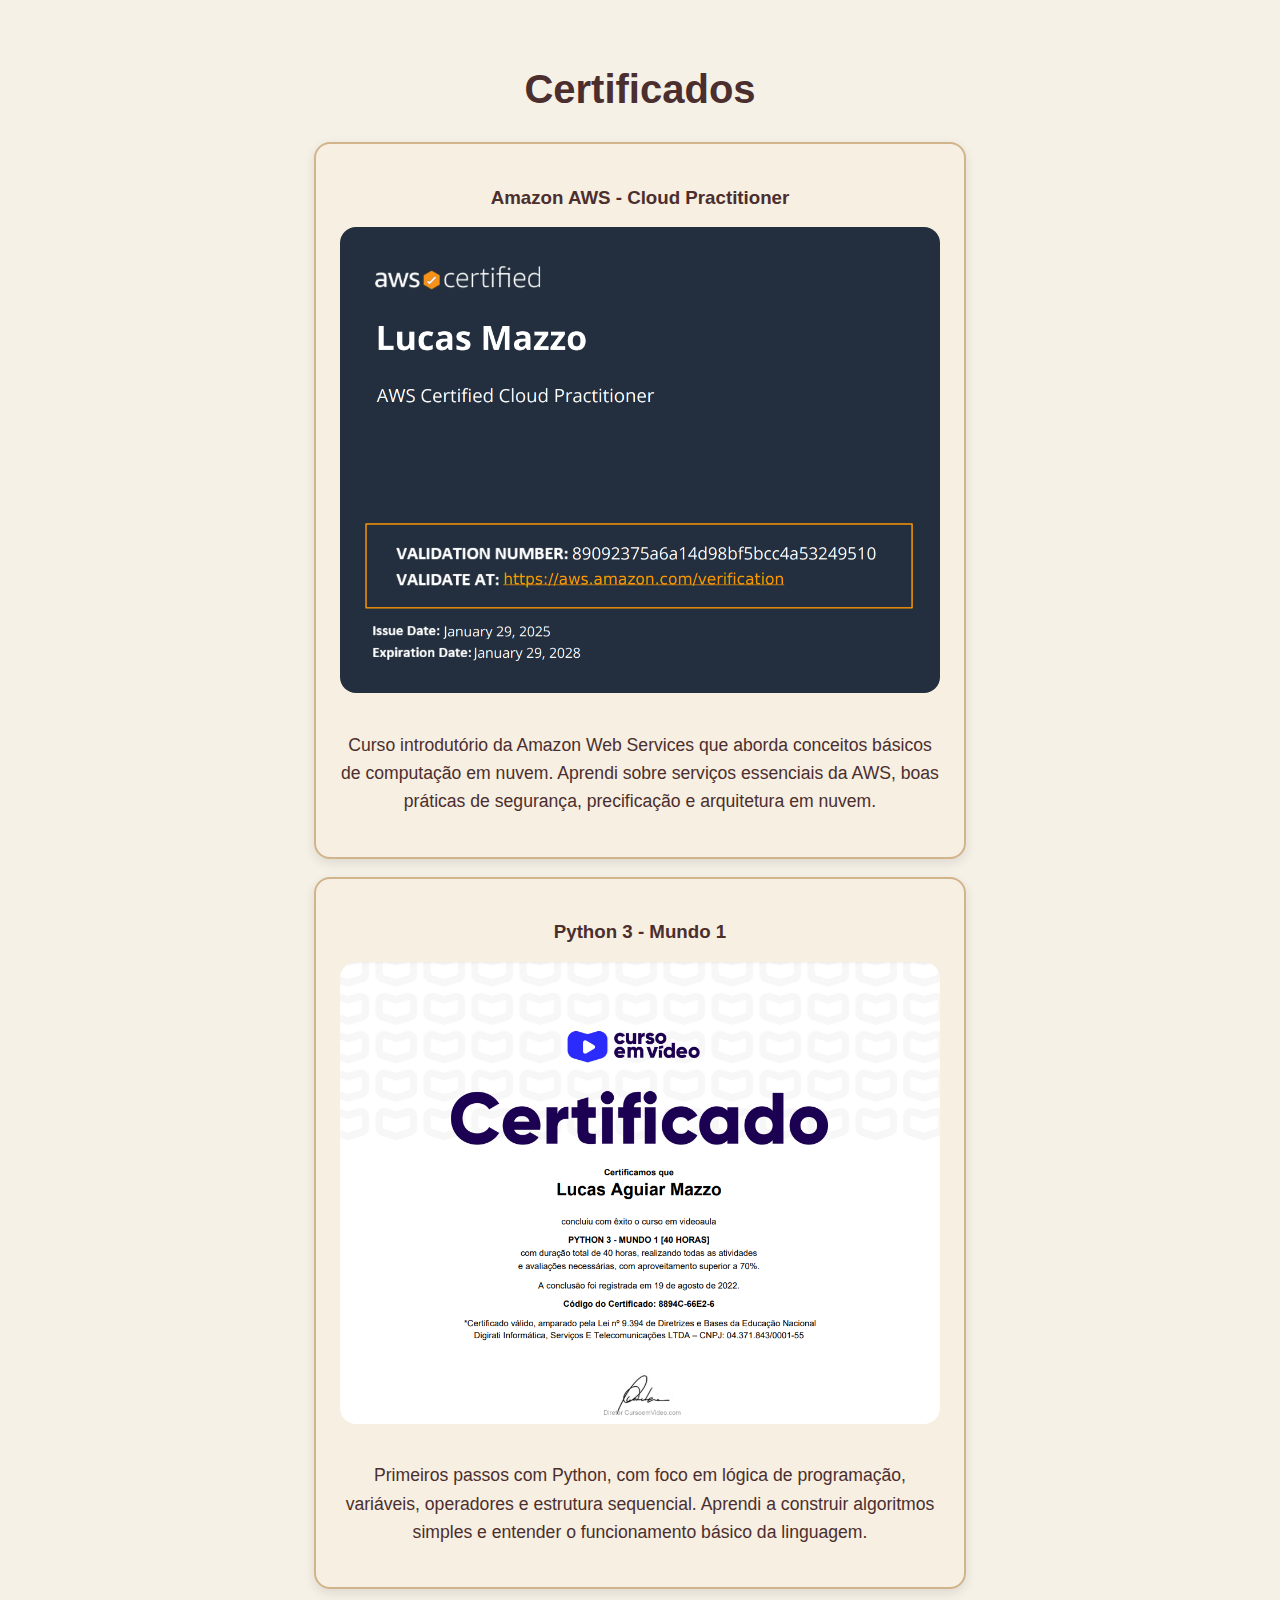
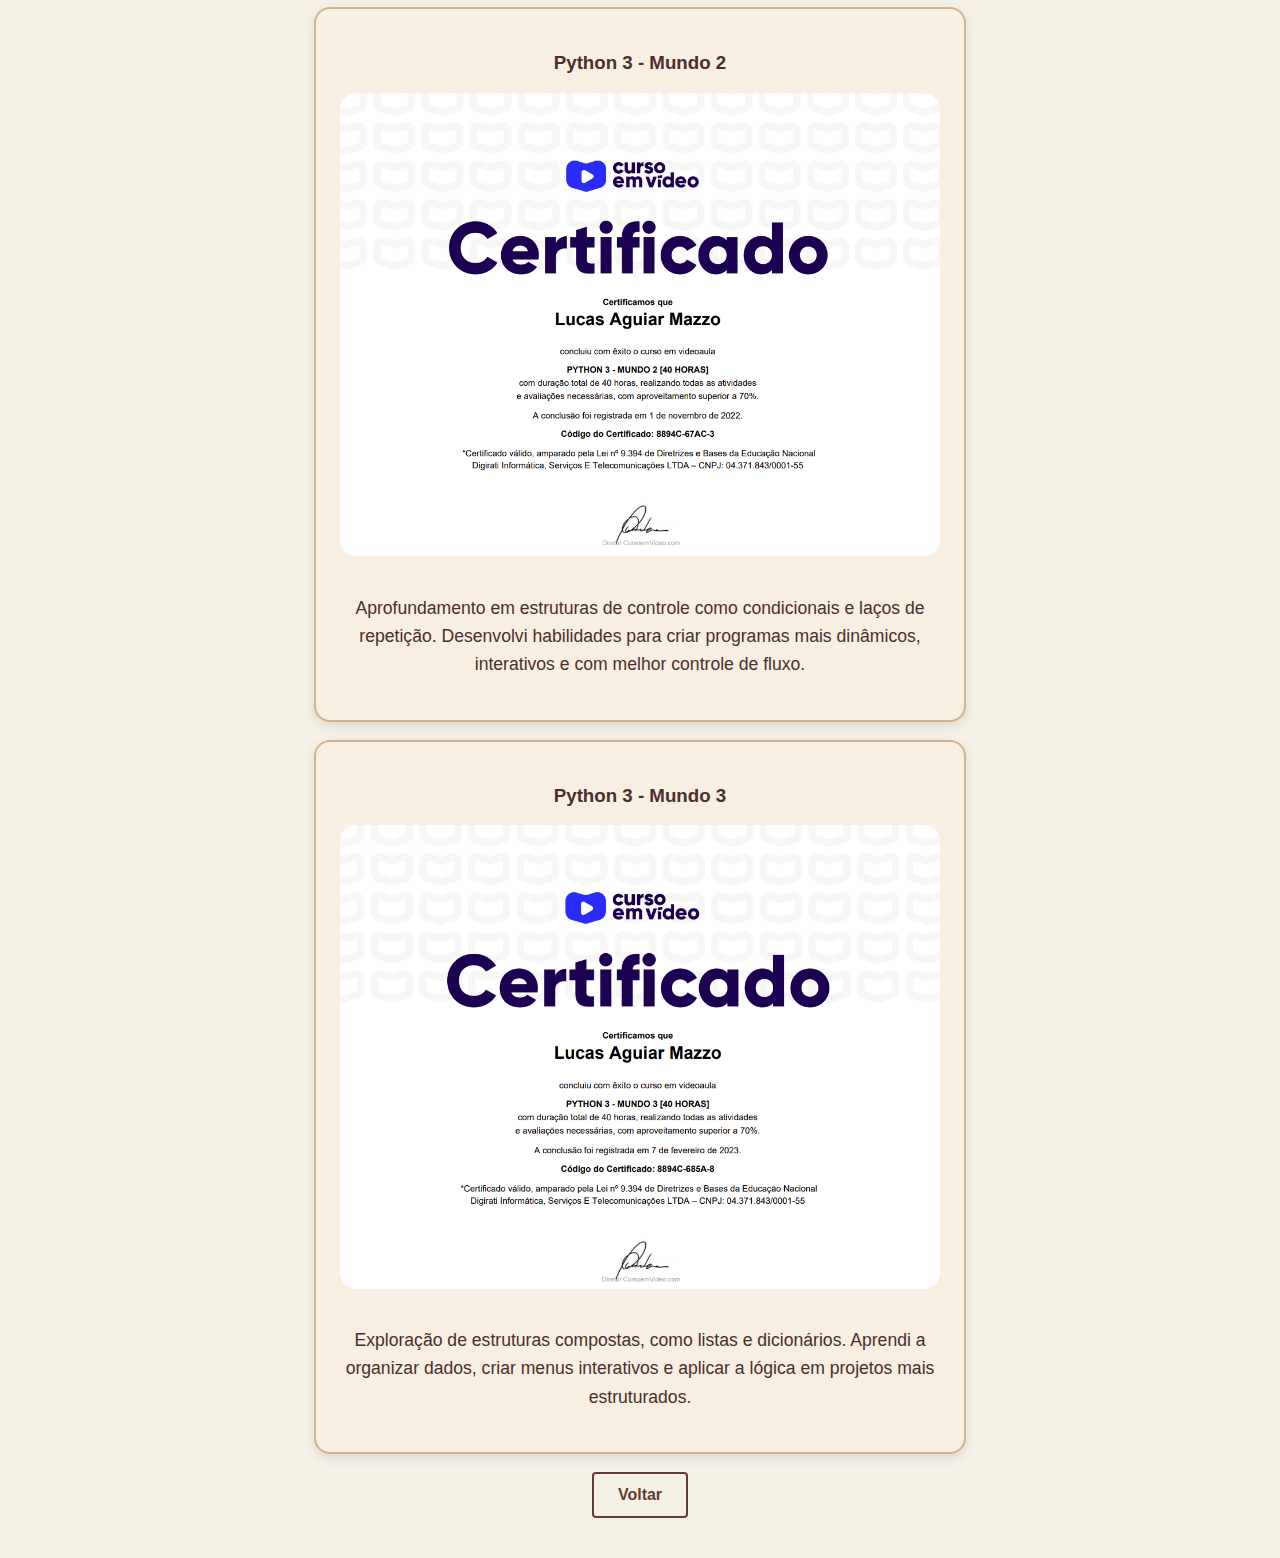
<file: certificado.html>
<!DOCTYPE html>
<html lang="en">
<head>
    <meta charset="UTF-8">
    <meta name="viewport" content="width=device-width, initial-scale=1.0">
    <title>Certificados Lucas Mazzo</title>
    <link rel="stylesheet" href="certificado.css">
</head>
<body>
    <h1>Certificados</h1>
    <div class="certificado-container">
        <h3>Amazon AWS - Cloud Practitioner </h3>
        <img src="images/certificadoAWS.png" alt="Certificado AWS">
        <p class="descricao">
            Curso introdutório da Amazon Web Services que aborda conceitos básicos de computação em nuvem. Aprendi sobre serviços essenciais da AWS, boas práticas de segurança, precificação e arquitetura em nuvem.     
        </p>
    </div>
    <br>
    <div class="certificado-container">
        <h3>Python 3 - Mundo 1</h3>
        <img src="images/certificadopython1.png" alt="Certificado AWS">
        <p class="descricao">
            Primeiros passos com Python, com foco em lógica de programação, variáveis, operadores e estrutura sequencial. Aprendi a construir algoritmos simples e entender o funcionamento básico da linguagem.
        </p>
      </div>
      <br>
    <div class="certificado-container">
        <h3>Python 3 - Mundo 2</h3>
        <img src="images/certificadopython2.png" alt="Certificado AWS">
        <p class="descricao">
            Aprofundamento em estruturas de controle como condicionais e laços de repetição. Desenvolvi habilidades para criar programas mais dinâmicos, interativos e com melhor controle de fluxo.        </p>
      </div>
      <br>
    <div class="certificado-container">
        <h3>Python 3 - Mundo 3</h3>
        <img src="images/certificadopython3.png" alt="Certificado AWS">
        <p class="descricao">
            Exploração de estruturas compostas, como listas e dicionários. Aprendi a organizar dados, criar menus interativos e aplicar a lógica em projetos mais estruturados.        </p>
      </div>
      <br>
      <a href="index.html" class="btn">Voltar</a>
  </body>
</html>
</file>
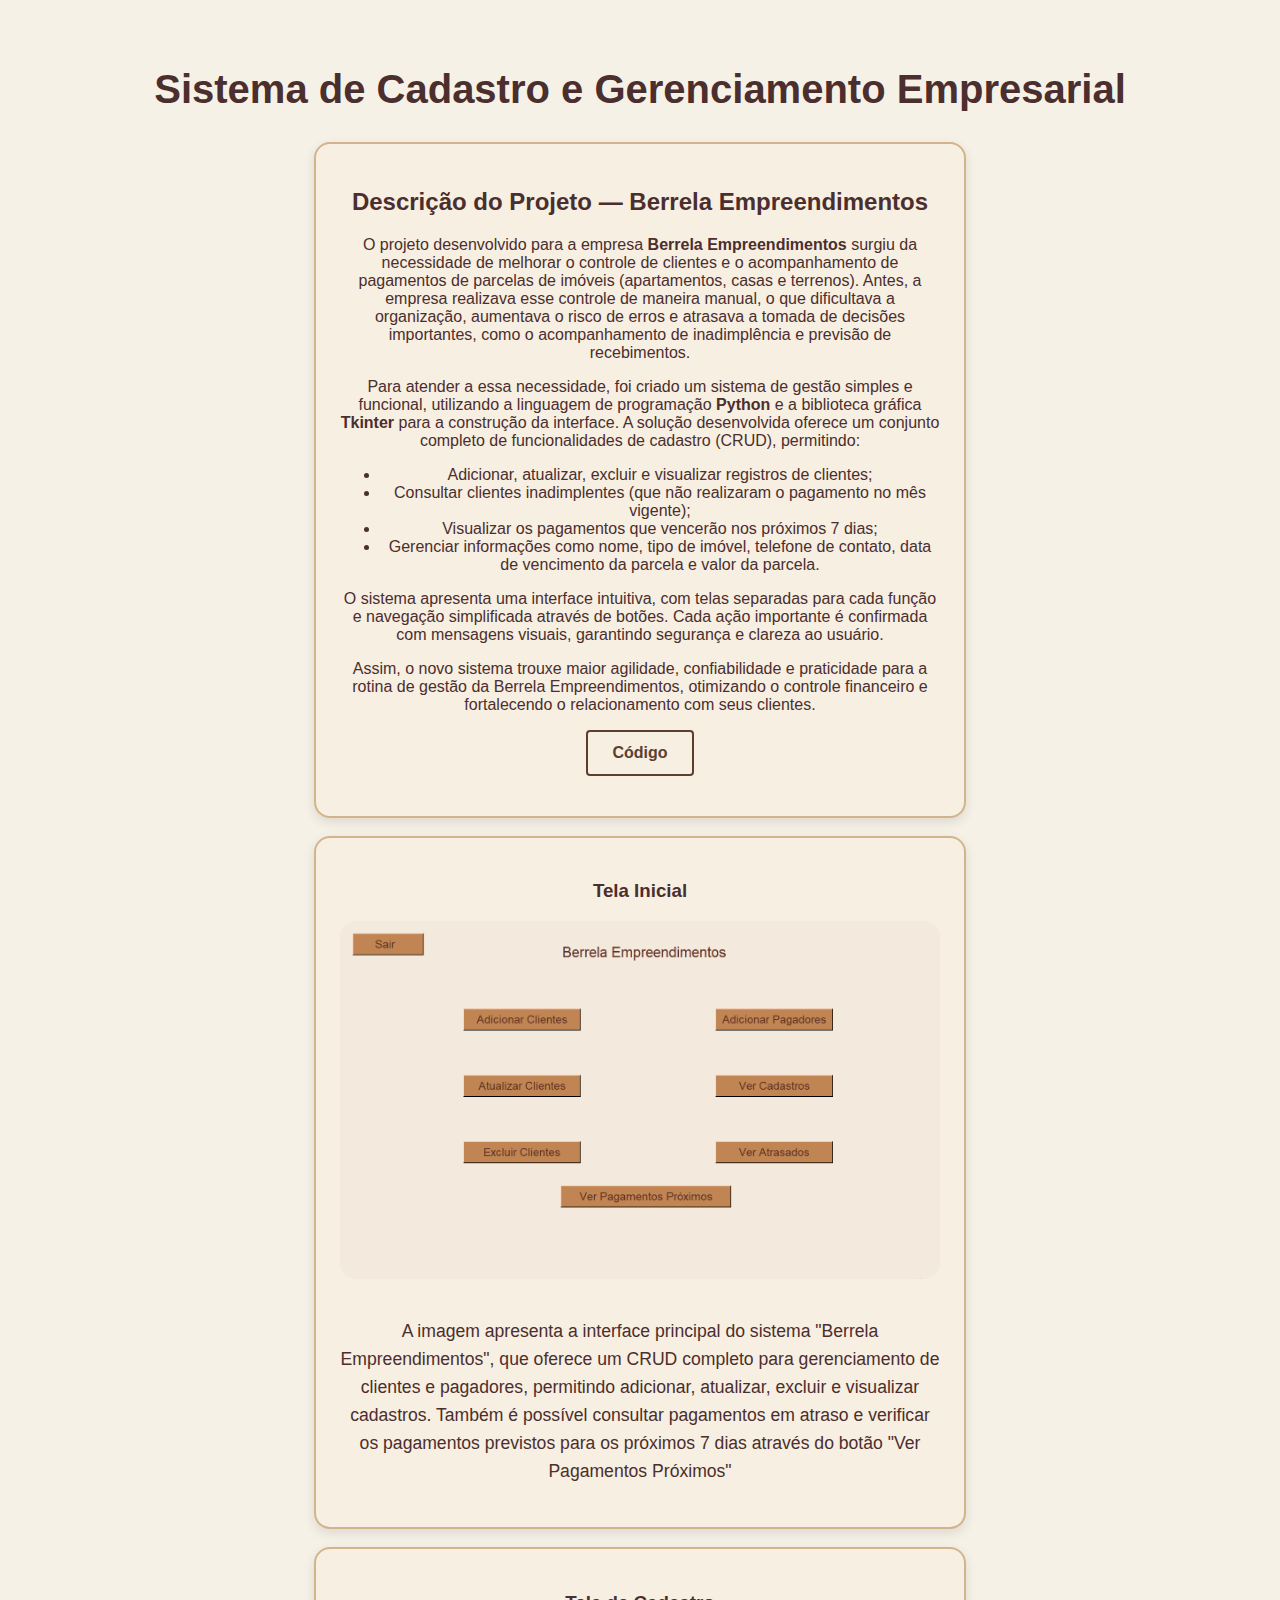
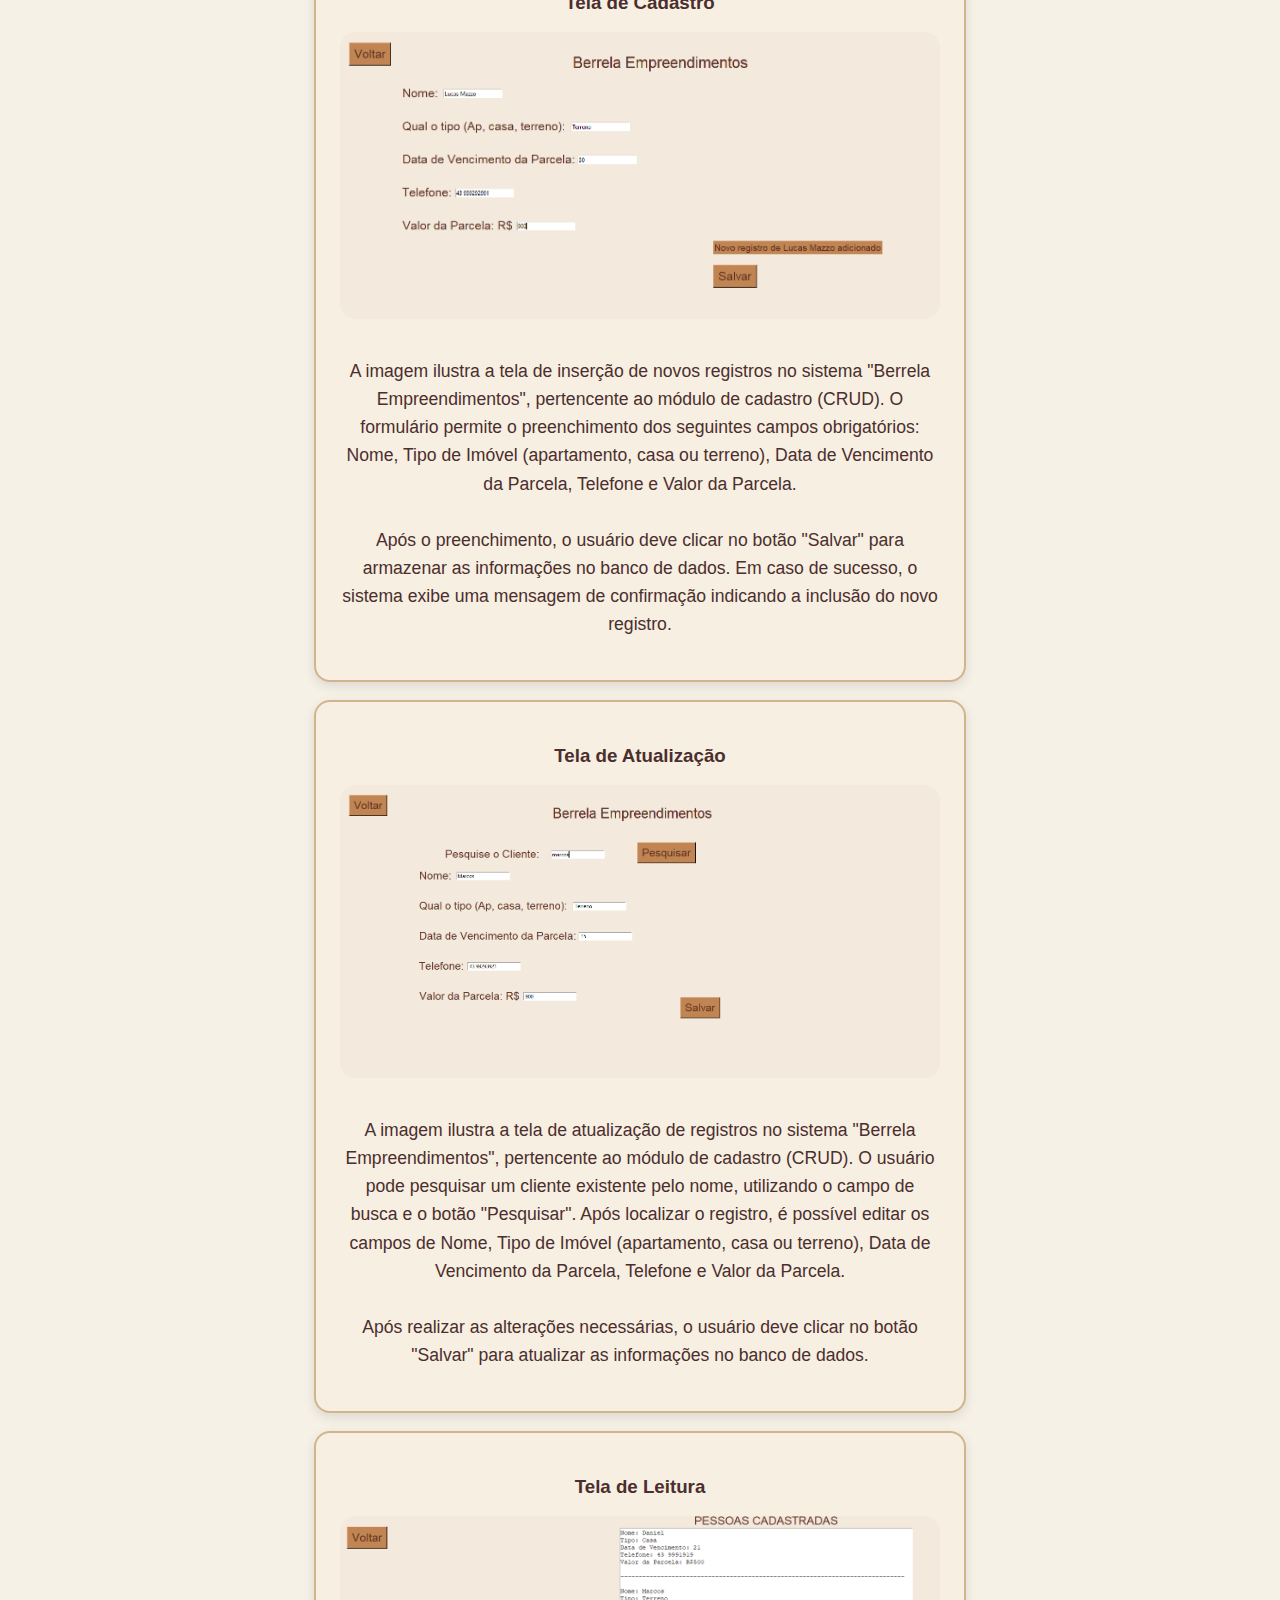
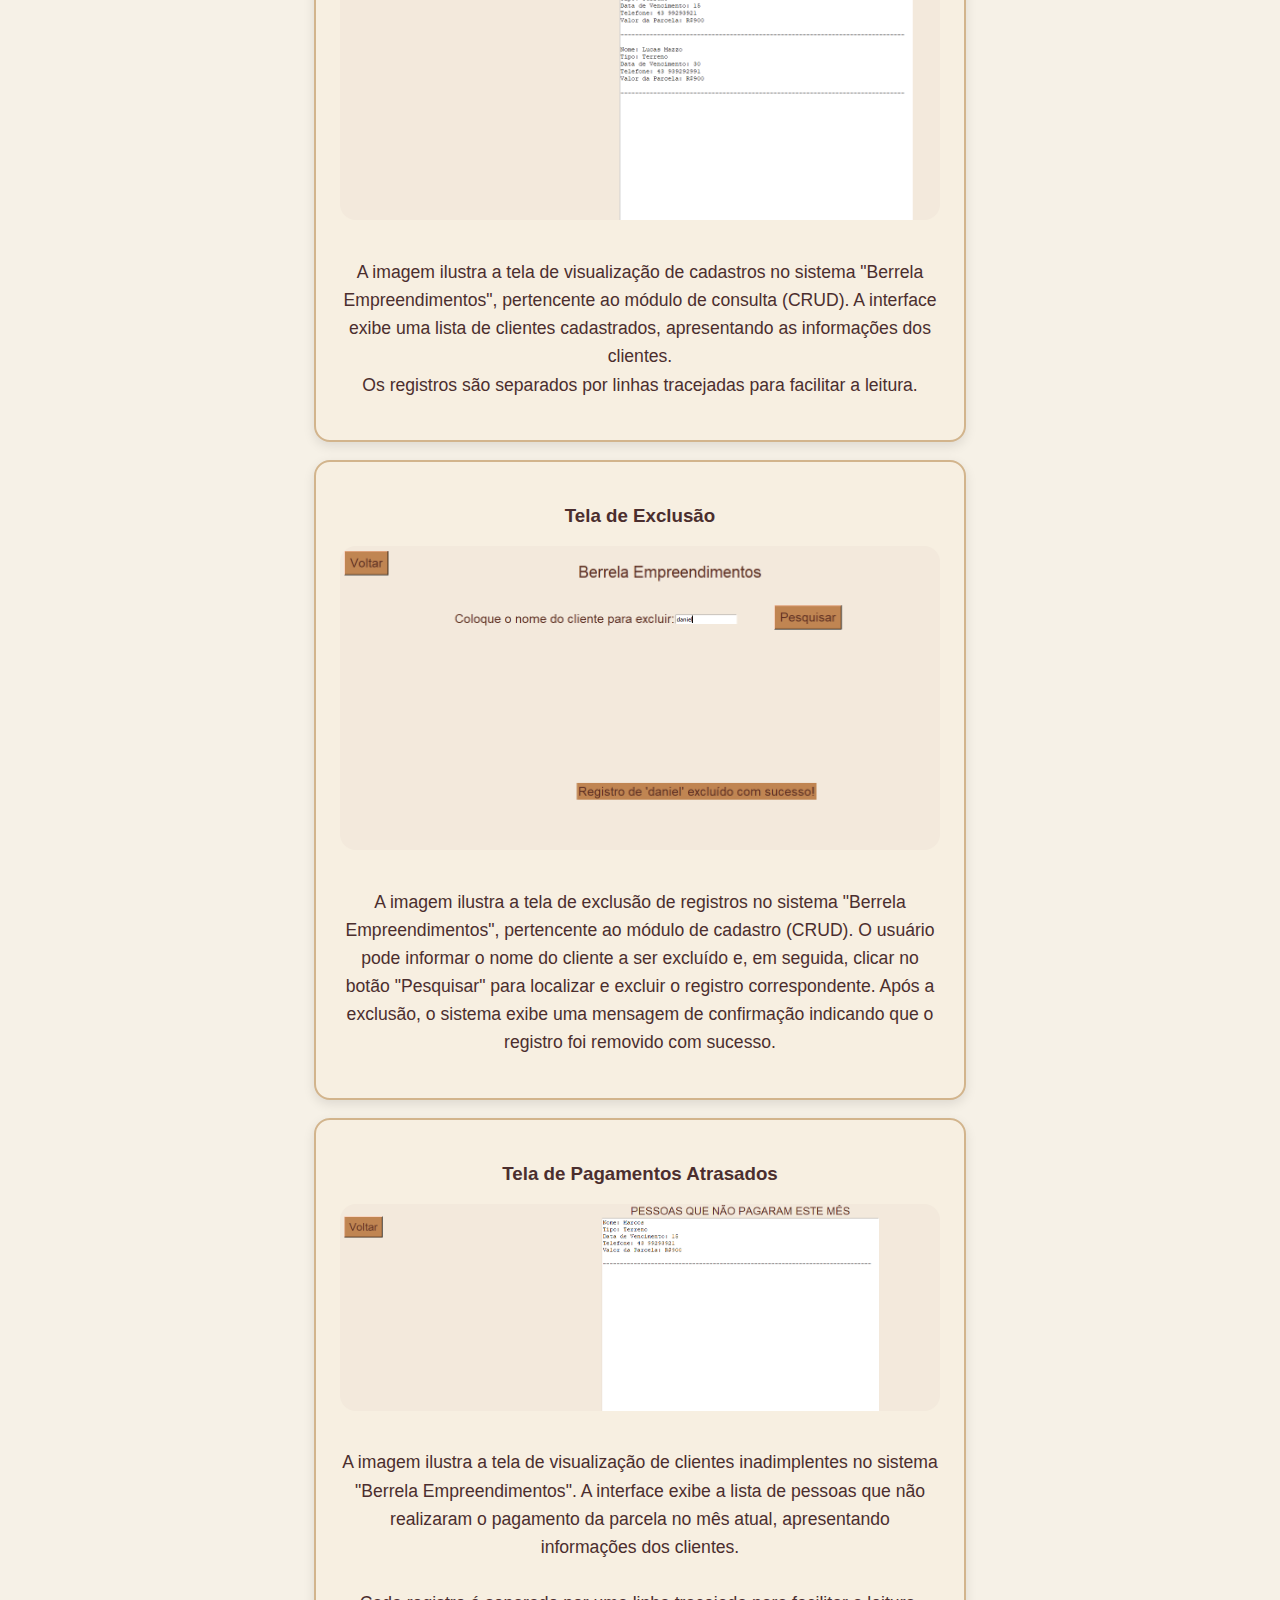
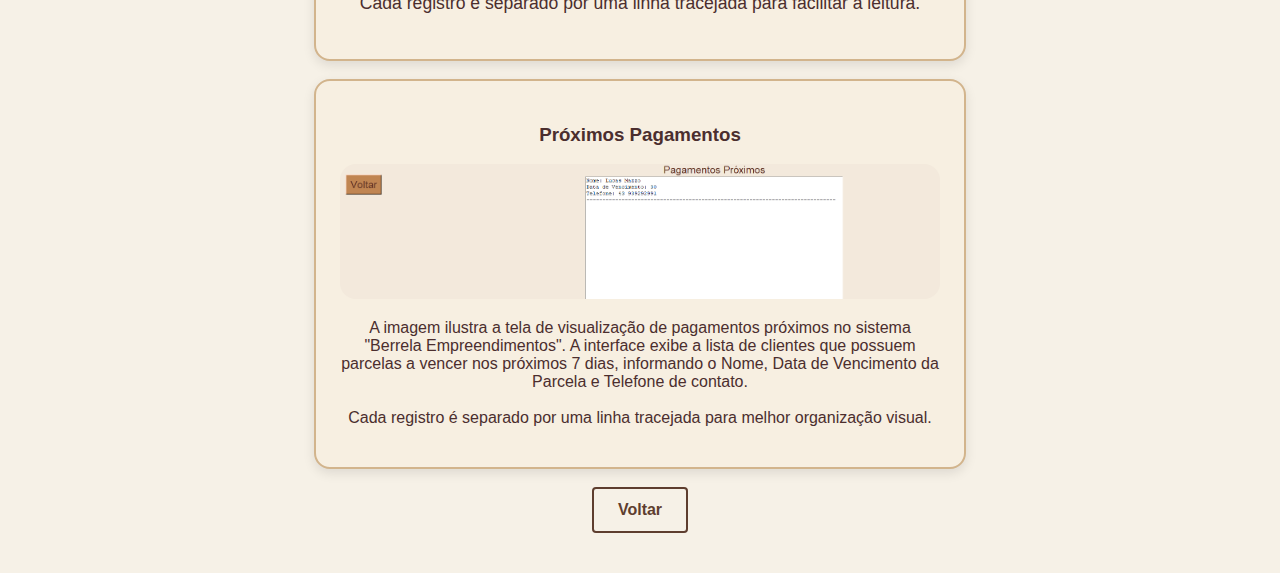
<file: projetoBerrela.html>
<!DOCTYPE html>
<html lang="en">
<head>
    <meta charset="UTF-8">
    <meta name="viewport" content="width=device-width, initial-scale=1.0">
    <title>Document</title>
    <link rel="stylesheet" href="certificado.css">
</head>
<body>
    <h1>Sistema de Cadastro e Gerenciamento Empresarial</h1>
    <div class="certificado-container">
        <p class="descricao">
            <h2>Descrição do Projeto — Berrela Empreendimentos</h2>

            <p>O projeto desenvolvido para a empresa <strong>Berrela Empreendimentos</strong> surgiu da necessidade de melhorar o controle de clientes e o acompanhamento de pagamentos de parcelas de imóveis (apartamentos, casas e terrenos). Antes, a empresa realizava esse controle de maneira manual, o que dificultava a organização, aumentava o risco de erros e atrasava a tomada de decisões importantes, como o acompanhamento de inadimplência e previsão de recebimentos.</p>
            
            <p>Para atender a essa necessidade, foi criado um sistema de gestão simples e funcional, utilizando a linguagem de programação <strong>Python</strong> e a biblioteca gráfica <strong>Tkinter</strong> para a construção da interface. A solução desenvolvida oferece um conjunto completo de funcionalidades de cadastro (CRUD), permitindo:</p>
            
            <ul>
                <li>Adicionar, atualizar, excluir e visualizar registros de clientes;</li>
                <li>Consultar clientes inadimplentes (que não realizaram o pagamento no mês vigente);</li>
                <li>Visualizar os pagamentos que vencerão nos próximos 7 dias;</li>
                <li>Gerenciar informações como nome, tipo de imóvel, telefone de contato, data de vencimento da parcela e valor da parcela.</li>
            </ul>
            
            <p>O sistema apresenta uma interface intuitiva, com telas separadas para cada função e navegação simplificada através de botões. Cada ação importante é confirmada com mensagens visuais, garantindo segurança e clareza ao usuário.</p>
            
            <p>Assim, o novo sistema trouxe maior agilidade, confiabilidade e praticidade para a rotina de gestão da Berrela Empreendimentos, otimizando o controle financeiro e fortalecendo o relacionamento com seus clientes.</p>
            <a href="https://github.com/surershelf/Berrela_Clientes" target="_blank" class="btn">Código</a>     
        </p>
    </div>
    <br>
    <div class="certificado-container">
        <h3>Tela Inicial </h3>
        <img src="images/telaInicial.png" alt="Tela Inicial">
        <p class="descricao">
            A imagem apresenta a interface principal do sistema "Berrela Empreendimentos", que oferece um CRUD completo para gerenciamento de clientes e pagadores, permitindo adicionar, atualizar, excluir e visualizar cadastros. Também é possível consultar pagamentos em atraso e verificar os pagamentos previstos para os próximos 7 dias através do botão "Ver Pagamentos Próximos"      
        </p>
    </div>
    <br>
    <div class="certificado-container">
        <h3>Tela de Cadastro </h3>
        <img src="images/Create.png" alt="Tela de cadastro">
        <p class="descricao">
            A imagem ilustra a tela de inserção de novos registros no sistema "Berrela Empreendimentos", pertencente ao módulo de cadastro (CRUD). O formulário permite o preenchimento dos seguintes campos obrigatórios: Nome, Tipo de Imóvel (apartamento, casa ou terreno), Data de Vencimento da Parcela, Telefone e Valor da Parcela.<br><br>
Após o preenchimento, o usuário deve clicar no botão "Salvar" para armazenar as informações no banco de dados. Em caso de sucesso, o sistema exibe uma mensagem de confirmação indicando a inclusão do novo registro.     
        </p>
    </div>
    <br>
    <div class="certificado-container">
        <h3>Tela de Atualização </h3>
        <img src="images/Atualizacao.png" alt="Tela de Atualização">
        <p class="descricao">
            A imagem ilustra a tela de atualização de registros no sistema "Berrela Empreendimentos", pertencente ao módulo de cadastro (CRUD). O usuário pode pesquisar um cliente existente pelo nome, utilizando o campo de busca e o botão "Pesquisar". Após localizar o registro, é possível editar os campos de Nome, Tipo de Imóvel (apartamento, casa ou terreno), Data de Vencimento da Parcela, Telefone e Valor da Parcela.<br><br>
Após realizar as alterações necessárias, o usuário deve clicar no botão "Salvar" para atualizar as informações no banco de dados.     
        </p>
    </div>
    <br>
    <div class="certificado-container">
        <h3>Tela de Leitura </h3>
        <img src="images/Read.png" alt="Tela para ver cadastro">
        <p class="descricao">
            A imagem ilustra a tela de visualização de cadastros no sistema "Berrela Empreendimentos", pertencente ao módulo de consulta (CRUD). A interface exibe uma lista de clientes cadastrados, apresentando as informações dos clientes.<br>
Os registros são separados por linhas tracejadas para facilitar a leitura.     
        </p>
    </div>
    <br>
    <div class="certificado-container">
        <h3>Tela de Exclusão </h3>
        <img src="images/Excluir.png" alt="Tela de exclusão">
        <p class="descricao">
            A imagem ilustra a tela de exclusão de registros no sistema "Berrela Empreendimentos", pertencente ao módulo de cadastro (CRUD). O usuário pode informar o nome do cliente a ser excluído e, em seguida, clicar no botão "Pesquisar" para localizar e excluir o registro correspondente.
Após a exclusão, o sistema exibe uma mensagem de confirmação indicando que o registro foi removido com sucesso.     
        </p>
    </div>
    <br>
    <div class="certificado-container">
        <h3>Tela de Pagamentos Atrasados</h3>
        <img src="images/Atrasados.png" alt="Tela de Atrasados">
        <p class="descricao">
            A imagem ilustra a tela de visualização de clientes inadimplentes no sistema "Berrela Empreendimentos". A interface exibe a lista de pessoas que não realizaram o pagamento da parcela no mês atual, apresentando informações dos clientes.<br><br>
Cada registro é separado por uma linha tracejada para facilitar a leitura.    
        </p>
    </div>
    <br>
    <div class="certificado-container">
        <h3>Próximos Pagamentos</h3>
        <img src="images/Proximos.png" alt="Tela para ver Proximos Pagamentos>
        <p class="descricao">
            A imagem ilustra a tela de visualização de pagamentos próximos no sistema "Berrela Empreendimentos". A interface exibe a lista de clientes que possuem parcelas a vencer nos próximos 7 dias, informando o Nome, Data de Vencimento da Parcela e Telefone de contato.<br><br>
Cada registro é separado por uma linha tracejada para melhor organização visual.     
        </p>
    </div>
    <br>
    <a href="index.html" class="btn">Voltar</a>
</body>
</html>
</file>
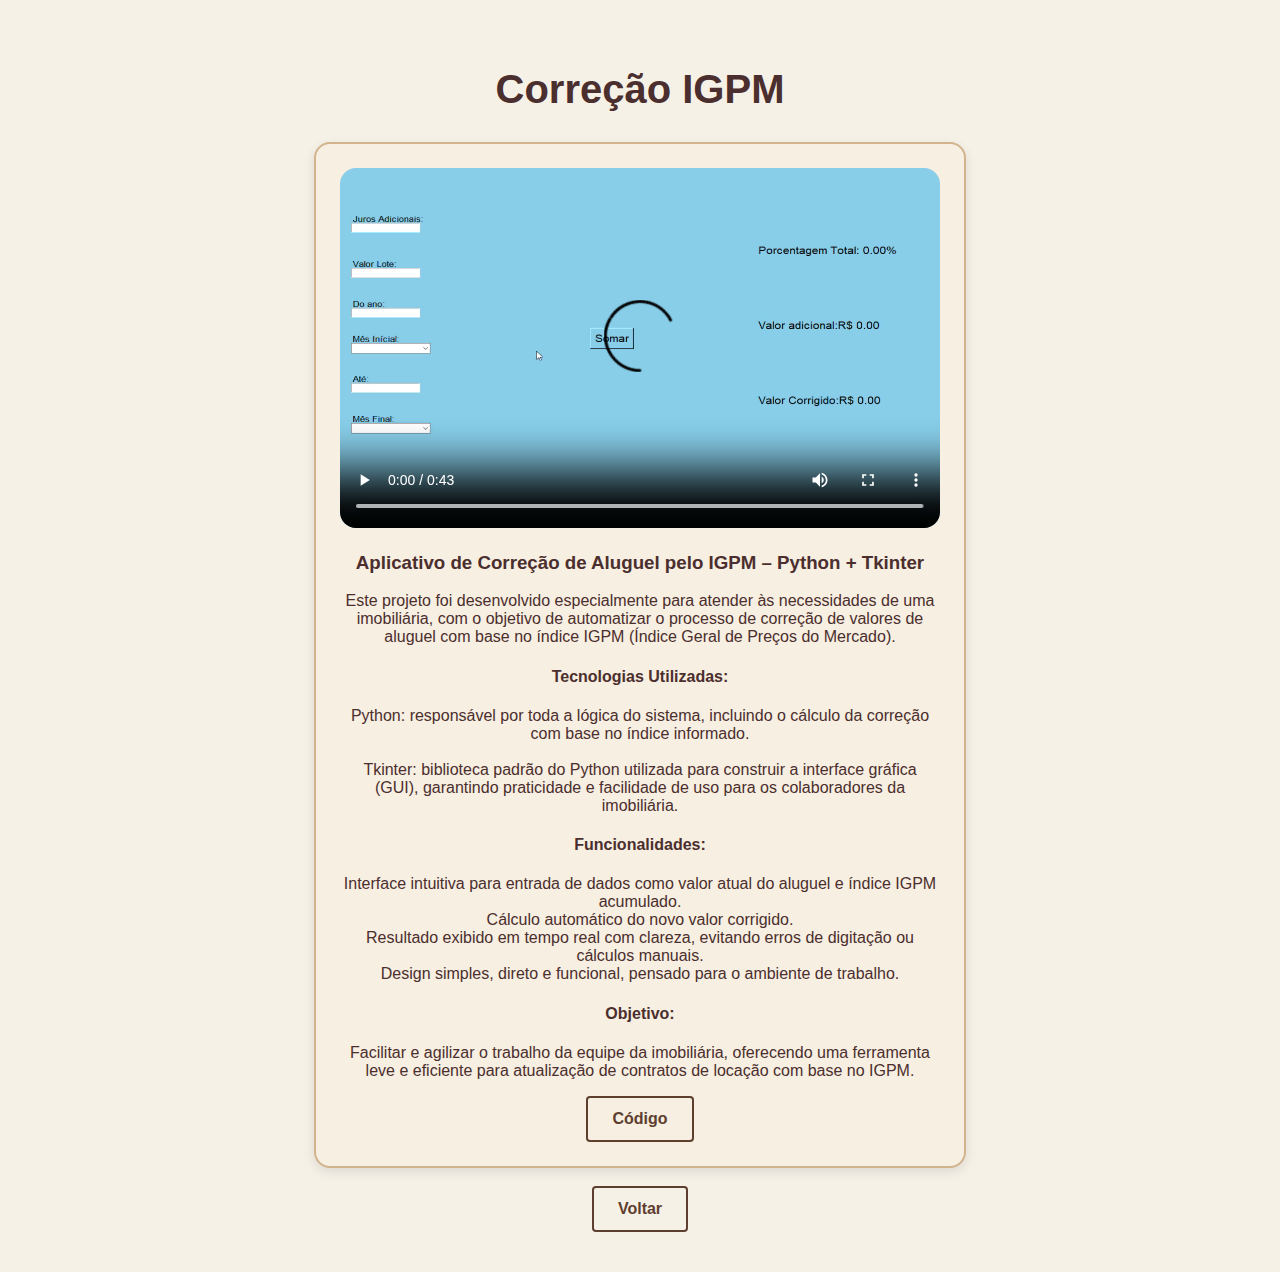
<file: projetoCorrecaoIGPM.html>
<!DOCTYPE html>
<html lang="en">
<head>
    <meta charset="UTF-8">
    <meta name="viewport" content="width=device-width, initial-scale=1.0">
    <title>Correção de Aluguel pelo IGPM</title>
    <link rel="stylesheet" href="projetos.css">
</head>
<body>
    <h1>Correção IGPM</h1>
    <div class="container">
        <video width="600" height="360" controls>
            <source src="videos/Correção de Imóvel 2025-04-24 12-46-48.mp4" type="video/mp4">
        </video>
        <p class="descricao">
            <h3>Aplicativo de Correção de Aluguel pelo IGPM – Python + Tkinter</h3>
            Este projeto foi desenvolvido especialmente para atender às necessidades de uma imobiliária, com o objetivo de automatizar o processo de correção de valores de aluguel com base no índice IGPM (Índice Geral de Preços do Mercado).
            <br>
            <h4>Tecnologias Utilizadas:</h4>
            Python: responsável por toda a lógica do sistema, incluindo o cálculo da correção com base no índice informado.<br>
            <br>
            Tkinter: biblioteca padrão do Python utilizada para construir a interface gráfica (GUI), garantindo praticidade e facilidade de uso para os colaboradores da imobiliária.<br>

            <h4>Funcionalidades:</h4>
            Interface intuitiva para entrada de dados como valor atual do aluguel e índice IGPM acumulado.<br>

            Cálculo automático do novo valor corrigido.<br>

            Resultado exibido em tempo real com clareza, evitando erros de digitação ou cálculos manuais.<br>

            Design simples, direto e funcional, pensado para o ambiente de trabalho.<br>

            <h4>Objetivo:</h4>
            Facilitar e agilizar o trabalho da equipe da imobiliária, oferecendo uma ferramenta leve e eficiente para atualização de contratos de locação com base no IGPM.
        </p>
        
        <a href="https://github.com/surershelf/CorrecaoIGPM" target="_blank" class="btn">Código</a></li>
    </div>
    <br>
    <a href="index.html" class="btn">Voltar</a>
</body>
</html>
</file>
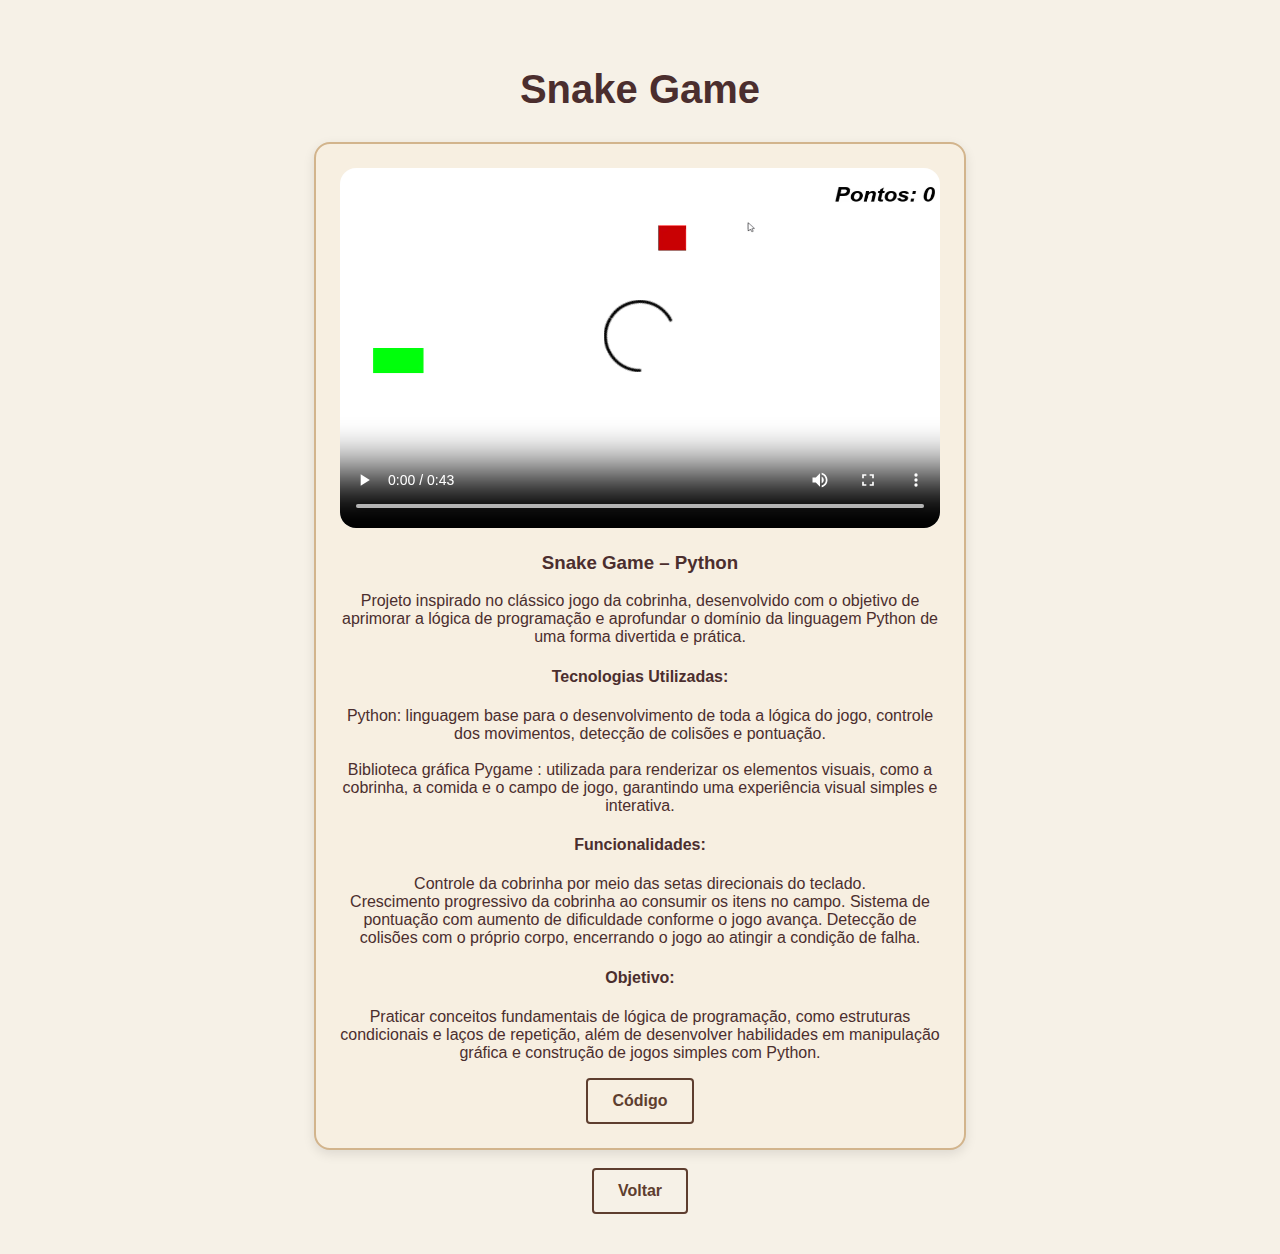
<file: projetoSnake.html>
<!DOCTYPE html>
<html lang="en">
<head>
    <meta charset="UTF-8">
    <meta name="viewport" content="width=device-width, initial-scale=1.0">
    <title>Projeto Cobrinha</title>
    <link rel="stylesheet" href="projetos.css">
</head>
<body>
    <h1>Snake Game</h1>
    <div class="container">
        <video width="600" height="360" controls>
            <source src="videos/Cobrinha 2025-04-21 17-20-05.mp4" type="video/mp4">
        </video>
        <p class="descricao">
            <h3>Snake Game – Python</h3>
            Projeto inspirado no clássico jogo da cobrinha, desenvolvido com o objetivo de aprimorar a lógica de programação e aprofundar o domínio da linguagem Python de uma forma divertida e prática.
            <br>
            <h4>Tecnologias Utilizadas:</h4>
            Python: linguagem base para o desenvolvimento de toda a lógica do jogo, controle dos movimentos, detecção de colisões e pontuação.<br>
            <br>
            Biblioteca gráfica Pygame : utilizada para renderizar os elementos visuais, como a cobrinha, a comida e o campo de jogo, garantindo uma experiência visual simples e interativa.<br>
        
            <h4>Funcionalidades:</h4>
            Controle da cobrinha por meio das setas direcionais do teclado.<br>
        
            Crescimento progressivo da cobrinha ao consumir os itens no campo.
        
            Sistema de pontuação com aumento de dificuldade conforme o jogo avança.
        
            Detecção de colisões  com o próprio corpo, encerrando o jogo ao atingir a condição de falha.
        
            <h4>Objetivo:</h4>
            Praticar conceitos fundamentais de lógica de programação, como estruturas condicionais e laços de repetição, além de desenvolver habilidades em manipulação gráfica e construção de jogos simples com Python.
        </p>
        
        <a href="https://github.com/surershelf/Pygame/tree/main" target="_blank" class="btn">Código</a></li>
    </div>
    <br>
    <a href="index.html" class="btn">Voltar</a>
</body>
</html>
</file>
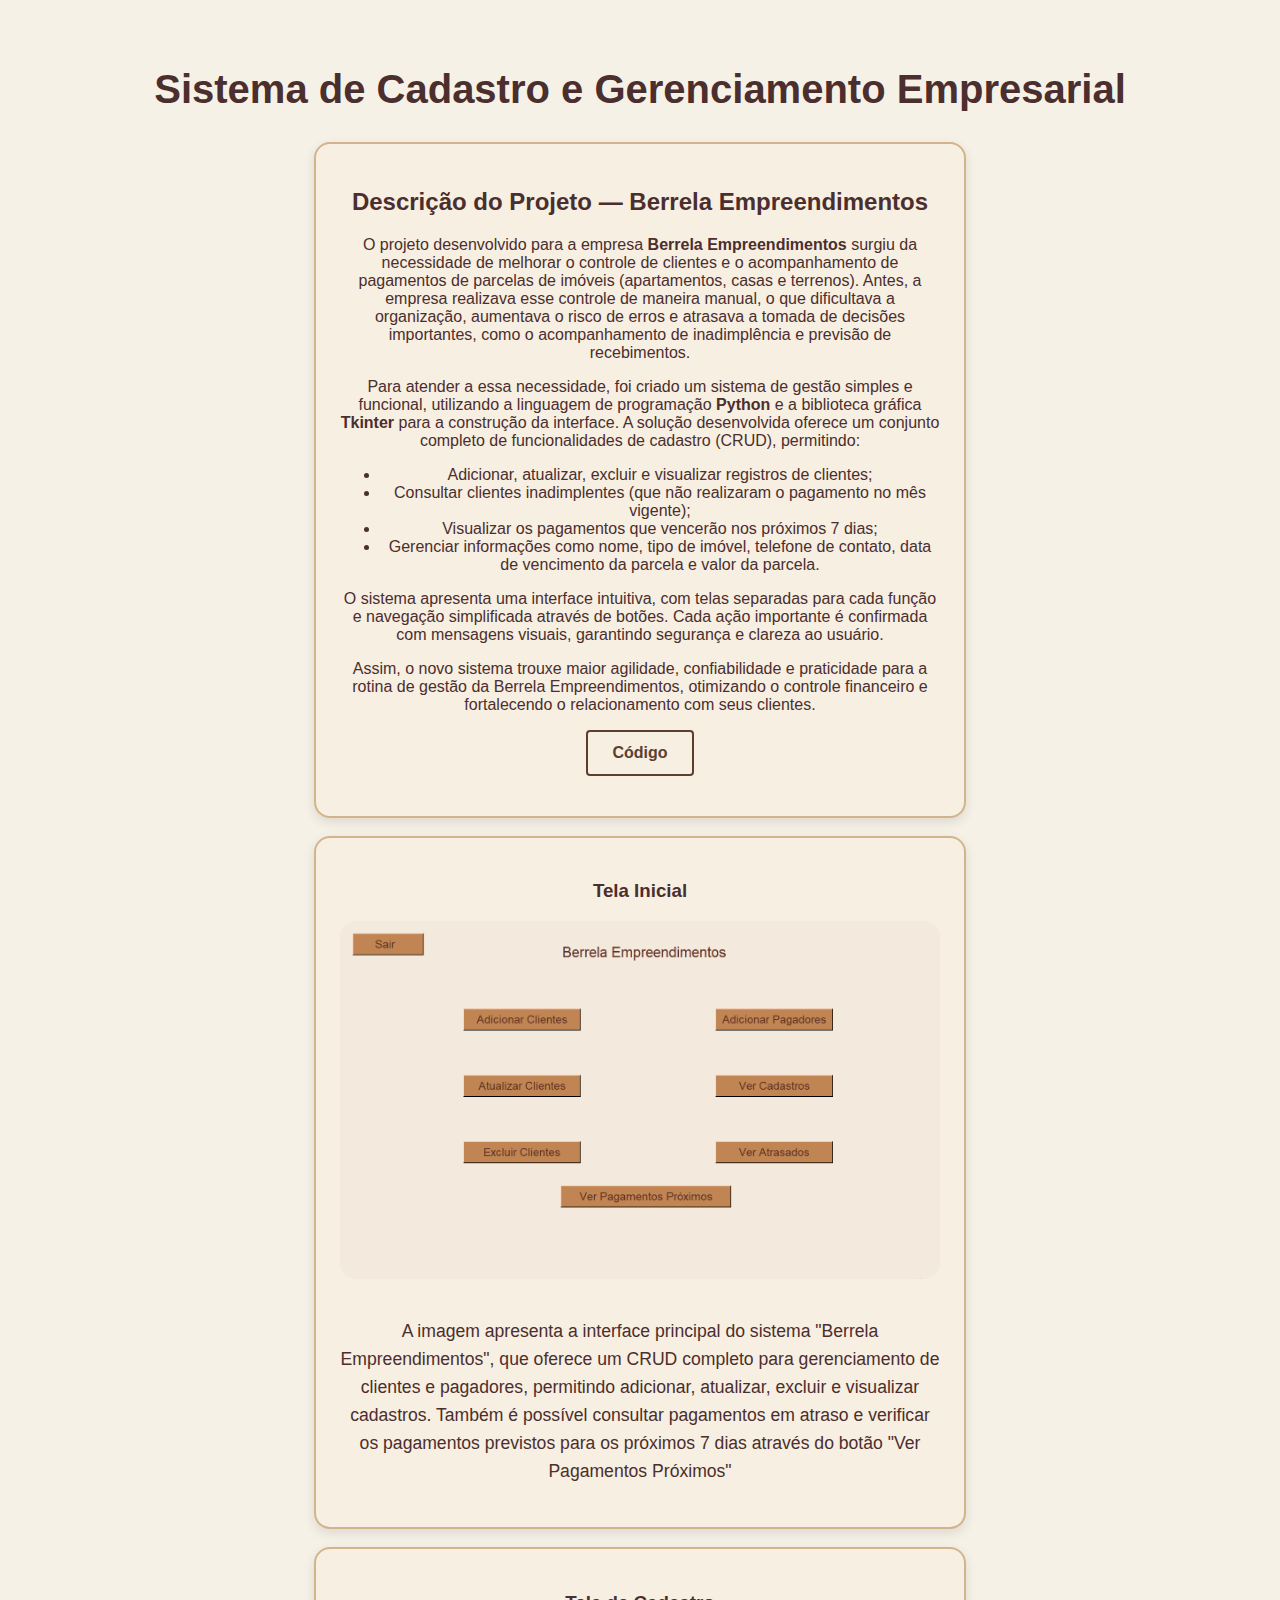
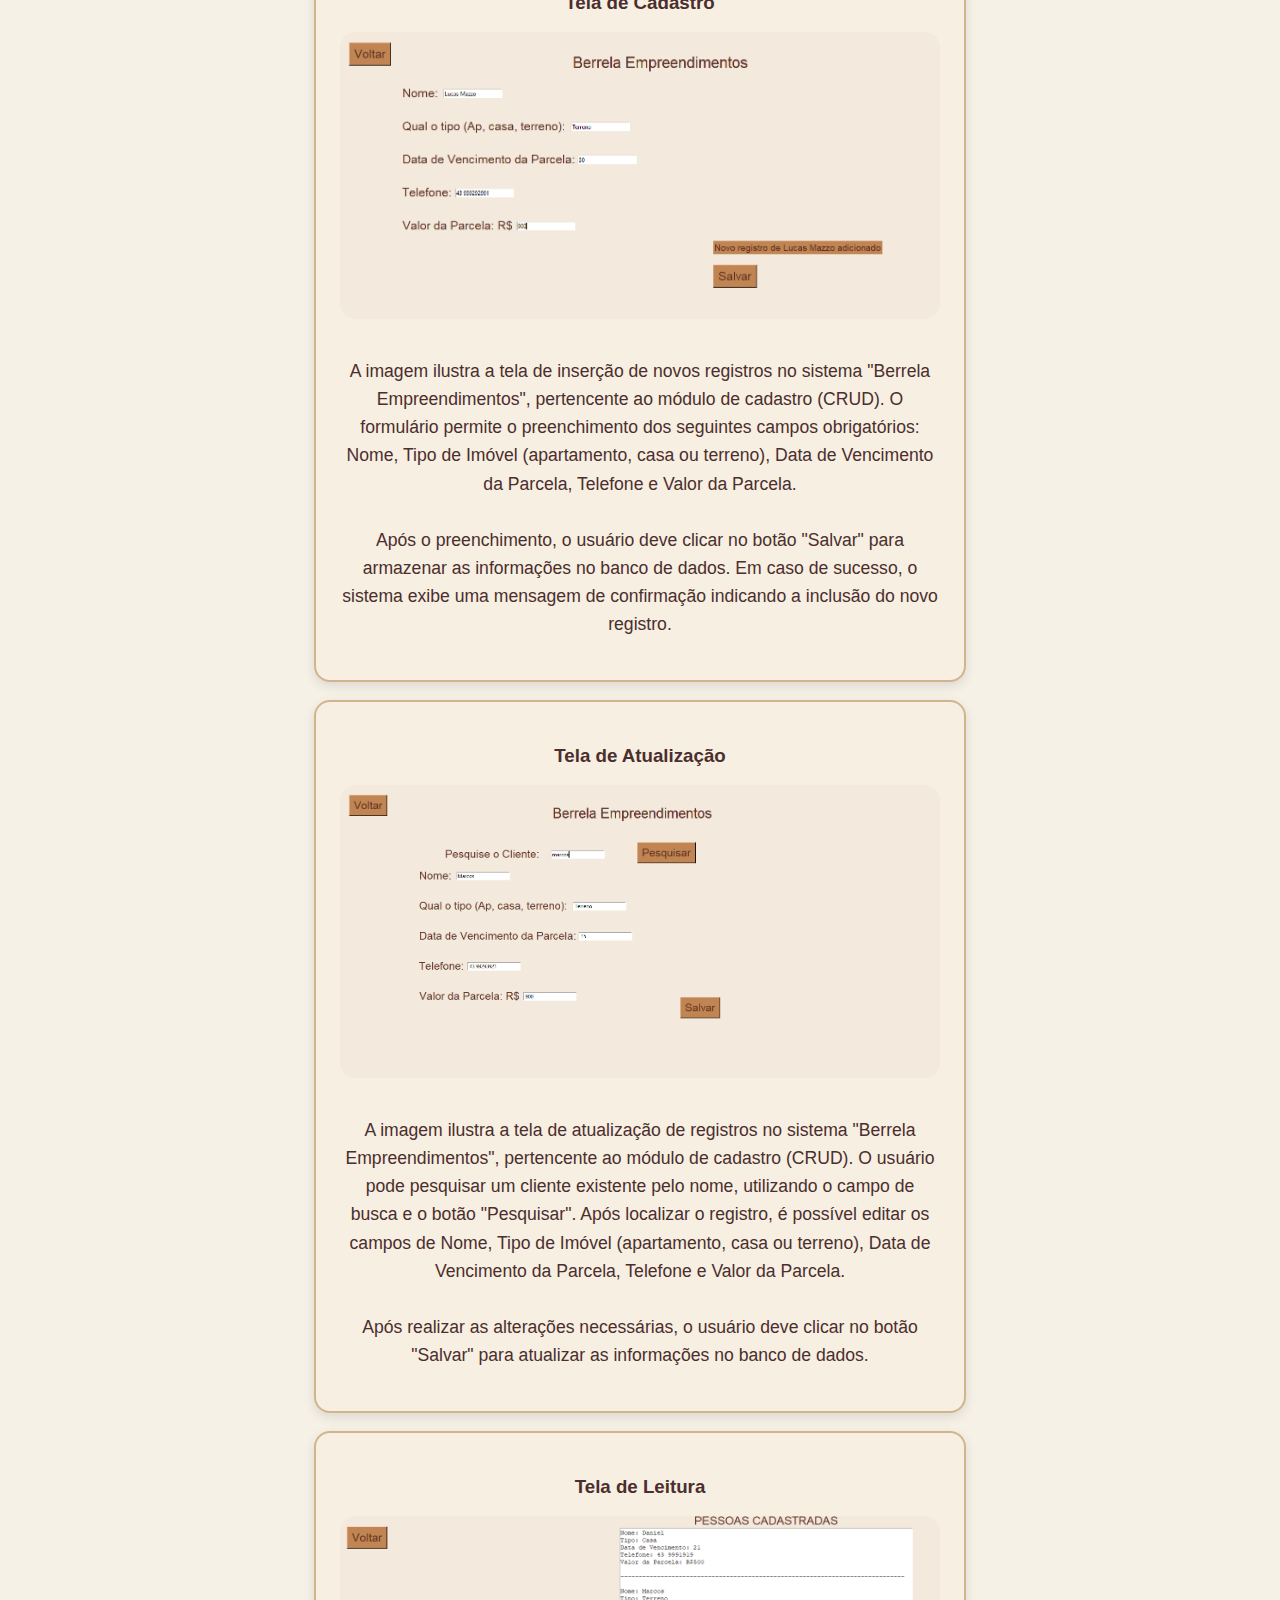
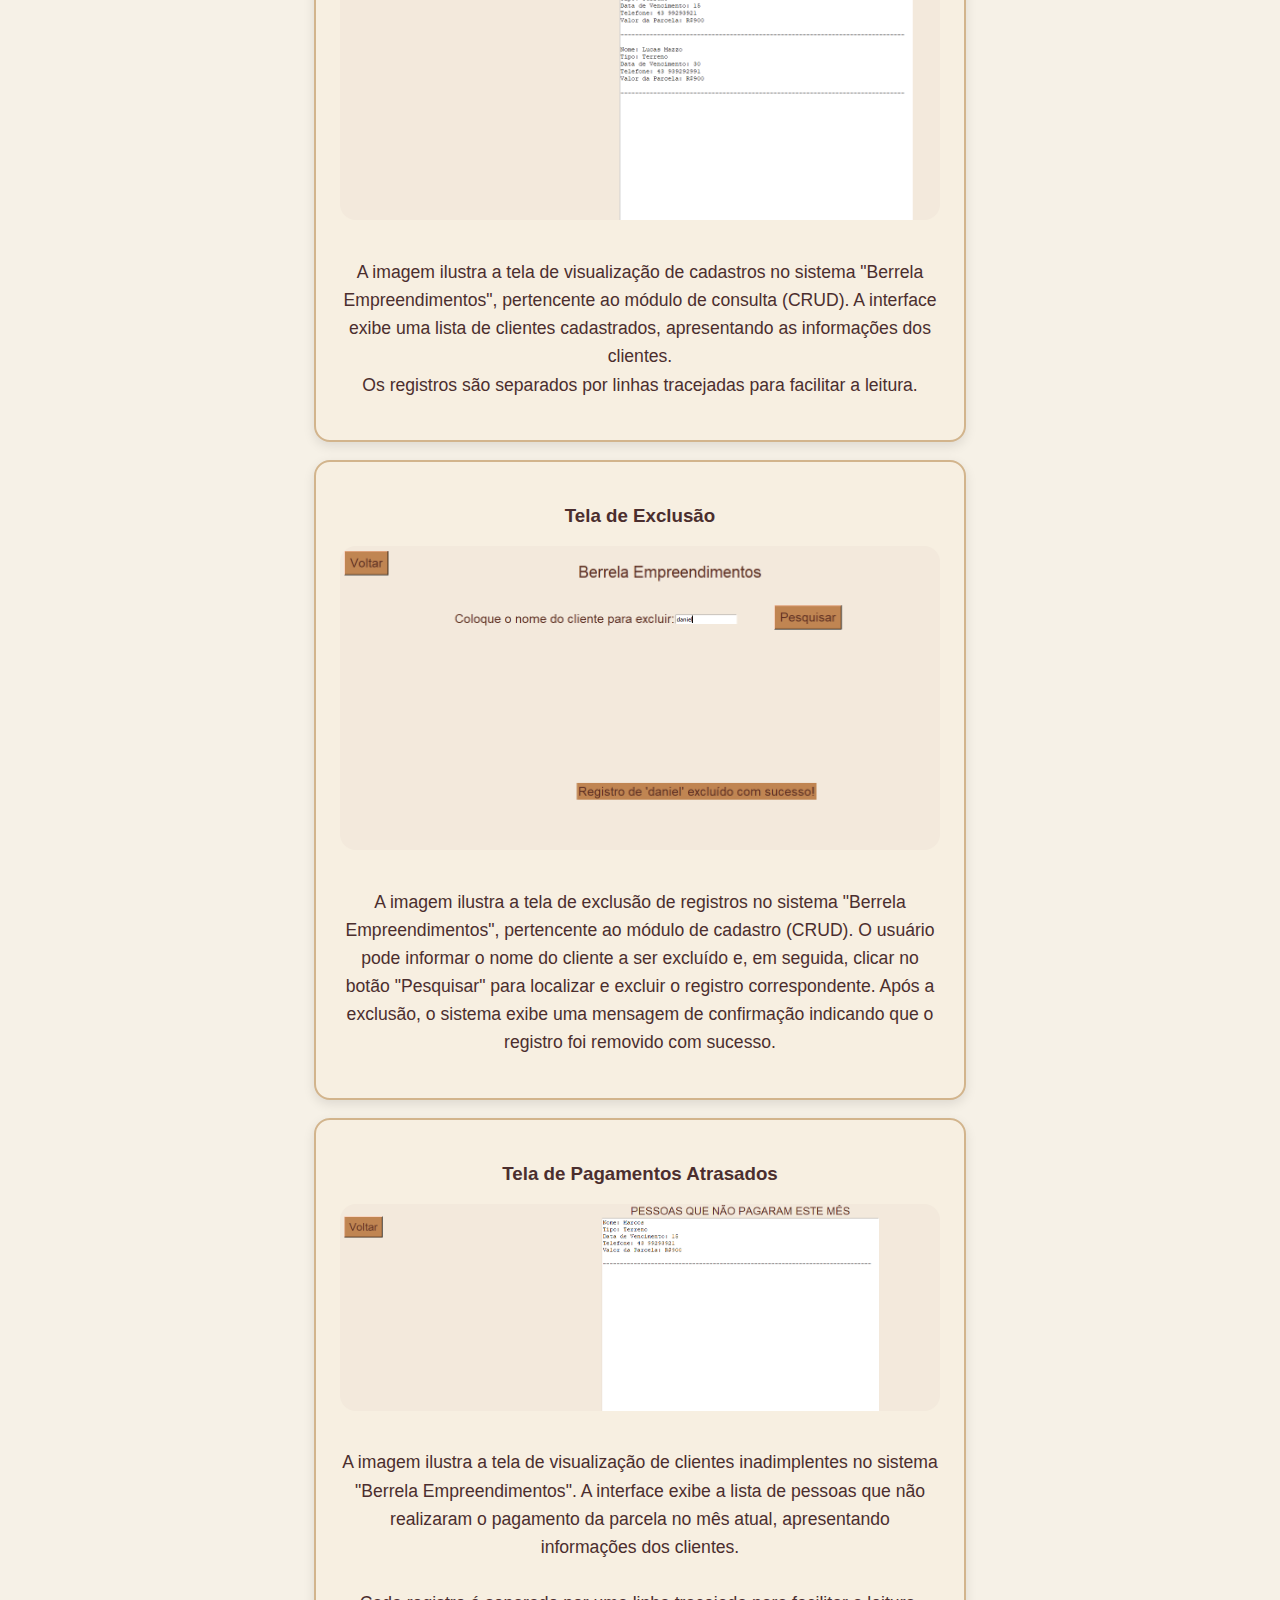
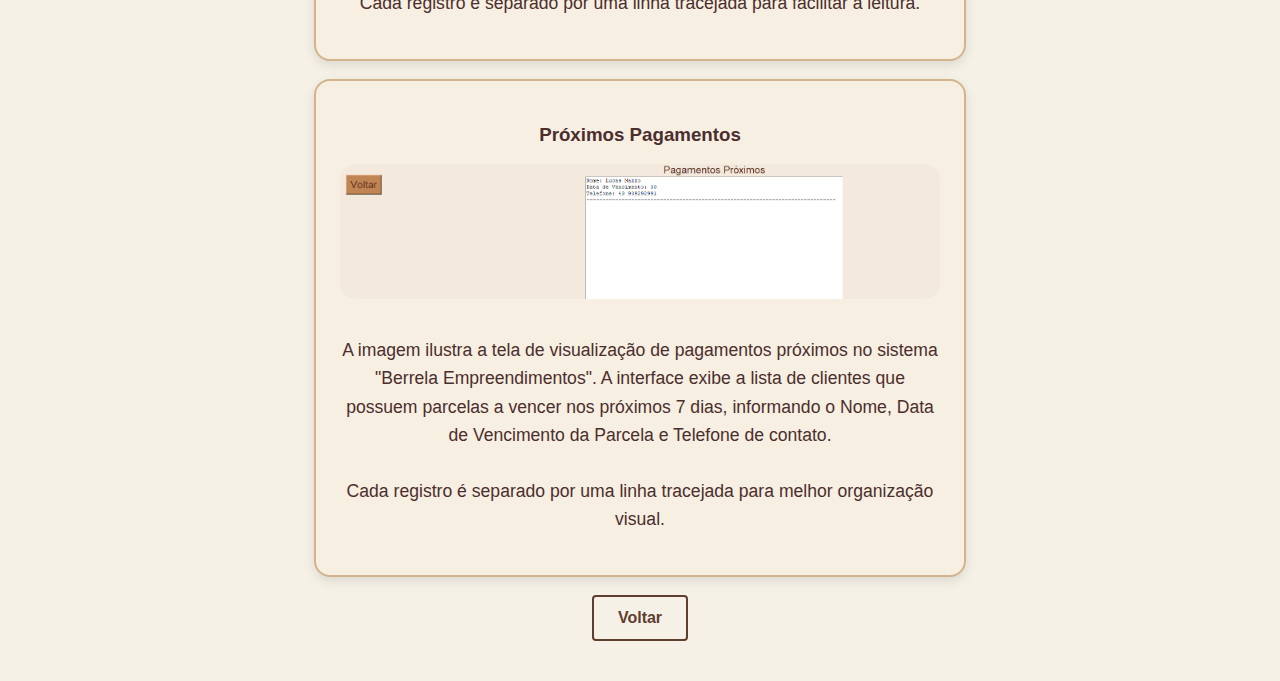
<file: pages/projetoBerrela.html>
<!DOCTYPE html>
<html lang="en">
<head>
    <meta charset="UTF-8">
    <meta name="viewport" content="width=device-width, initial-scale=1.0">
    <title>Projeto</title>
    <link rel="stylesheet" href="../styles/certificado.css">
</head>
<body>
    <h1>Sistema de Cadastro e Gerenciamento Empresarial</h1>
    <div class="certificado-container">
        <p class="descricao">
            <h2>Descrição do Projeto — Berrela Empreendimentos</h2>

            <p>O projeto desenvolvido para a empresa <strong>Berrela Empreendimentos</strong> surgiu da necessidade de melhorar o controle de clientes e o acompanhamento de pagamentos de parcelas de imóveis (apartamentos, casas e terrenos). Antes, a empresa realizava esse controle de maneira manual, o que dificultava a organização, aumentava o risco de erros e atrasava a tomada de decisões importantes, como o acompanhamento de inadimplência e previsão de recebimentos.</p>
            
            <p>Para atender a essa necessidade, foi criado um sistema de gestão simples e funcional, utilizando a linguagem de programação <strong>Python</strong> e a biblioteca gráfica <strong>Tkinter</strong> para a construção da interface. A solução desenvolvida oferece um conjunto completo de funcionalidades de cadastro (CRUD), permitindo:</p>
            
            <ul>
                <li>Adicionar, atualizar, excluir e visualizar registros de clientes;</li>
                <li>Consultar clientes inadimplentes (que não realizaram o pagamento no mês vigente);</li>
                <li>Visualizar os pagamentos que vencerão nos próximos 7 dias;</li>
                <li>Gerenciar informações como nome, tipo de imóvel, telefone de contato, data de vencimento da parcela e valor da parcela.</li>
            </ul>
            
            <p>O sistema apresenta uma interface intuitiva, com telas separadas para cada função e navegação simplificada através de botões. Cada ação importante é confirmada com mensagens visuais, garantindo segurança e clareza ao usuário.</p>
            
            <p>Assim, o novo sistema trouxe maior agilidade, confiabilidade e praticidade para a rotina de gestão da Berrela Empreendimentos, otimizando o controle financeiro e fortalecendo o relacionamento com seus clientes.</p>
            <a href="https://github.com/surershelf/Berrela_Clientes" target="_blank" class="btn">Código</a>     
        </p>
    </div>
    <br>
    <div class="certificado-container">
        <h3>Tela Inicial </h3>
        <img src="../images/telaInicial.png" alt="Tela Inicial">
        <p class="descricao">
            A imagem apresenta a interface principal do sistema "Berrela Empreendimentos", que oferece um CRUD completo para gerenciamento de clientes e pagadores, permitindo adicionar, atualizar, excluir e visualizar cadastros. Também é possível consultar pagamentos em atraso e verificar os pagamentos previstos para os próximos 7 dias através do botão "Ver Pagamentos Próximos"      
        </p>
    </div>
    <br>
    <div class="certificado-container">
        <h3>Tela de Cadastro </h3>
        <img src="../images/Create.png" alt="Tela de cadastro">
        <p class="descricao">
            A imagem ilustra a tela de inserção de novos registros no sistema "Berrela Empreendimentos", pertencente ao módulo de cadastro (CRUD). O formulário permite o preenchimento dos seguintes campos obrigatórios: Nome, Tipo de Imóvel (apartamento, casa ou terreno), Data de Vencimento da Parcela, Telefone e Valor da Parcela.<br><br>
Após o preenchimento, o usuário deve clicar no botão "Salvar" para armazenar as informações no banco de dados. Em caso de sucesso, o sistema exibe uma mensagem de confirmação indicando a inclusão do novo registro.     
        </p>
    </div>
    <br>
    <div class="certificado-container">
        <h3>Tela de Atualização </h3>
        <img src="../images/Atualizacao.png" alt="Tela de Atualização">
        <p class="descricao">
            A imagem ilustra a tela de atualização de registros no sistema "Berrela Empreendimentos", pertencente ao módulo de cadastro (CRUD). O usuário pode pesquisar um cliente existente pelo nome, utilizando o campo de busca e o botão "Pesquisar". Após localizar o registro, é possível editar os campos de Nome, Tipo de Imóvel (apartamento, casa ou terreno), Data de Vencimento da Parcela, Telefone e Valor da Parcela.<br><br>
Após realizar as alterações necessárias, o usuário deve clicar no botão "Salvar" para atualizar as informações no banco de dados.     
        </p>
    </div>
    <br>
    <div class="certificado-container">
        <h3>Tela de Leitura </h3>
        <img src="../images/Read.png" alt="Tela para ver cadastro">
        <p class="descricao">
            A imagem ilustra a tela de visualização de cadastros no sistema "Berrela Empreendimentos", pertencente ao módulo de consulta (CRUD). A interface exibe uma lista de clientes cadastrados, apresentando as informações dos clientes.<br>
Os registros são separados por linhas tracejadas para facilitar a leitura.     
        </p>
    </div>
    <br>
    <div class="certificado-container">
        <h3>Tela de Exclusão </h3>
        <img src="../images/Excluir.png" alt="Tela de exclusão">
        <p class="descricao">
            A imagem ilustra a tela de exclusão de registros no sistema "Berrela Empreendimentos", pertencente ao módulo de cadastro (CRUD). O usuário pode informar o nome do cliente a ser excluído e, em seguida, clicar no botão "Pesquisar" para localizar e excluir o registro correspondente.
Após a exclusão, o sistema exibe uma mensagem de confirmação indicando que o registro foi removido com sucesso.     
        </p>
    </div>
    <br>
    <div class="certificado-container">
        <h3>Tela de Pagamentos Atrasados</h3>
        <img src="../images/Atrasados.png" alt="Tela de Atrasados">
        <p class="descricao">
            A imagem ilustra a tela de visualização de clientes inadimplentes no sistema "Berrela Empreendimentos". A interface exibe a lista de pessoas que não realizaram o pagamento da parcela no mês atual, apresentando informações dos clientes.<br><br>
Cada registro é separado por uma linha tracejada para facilitar a leitura.    
        </p>
    </div>
    <br>
    <div class="certificado-container">
        <h3>Próximos Pagamentos</h3>
        <img src="../images/Proximos.png" alt="Tela para ver Proximos Pagamentos">
        <p class="descricao">
            A imagem ilustra a tela de visualização de pagamentos próximos no sistema "Berrela Empreendimentos". A interface exibe a lista de clientes que possuem parcelas a vencer nos próximos 7 dias, informando o Nome, Data de Vencimento da Parcela e Telefone de contato.<br><br>
Cada registro é separado por uma linha tracejada para melhor organização visual.     
        </p>
    </div>
    <br>
    <a href="../index.html" class="btn">Voltar</a>
</body>
</html>
</file>
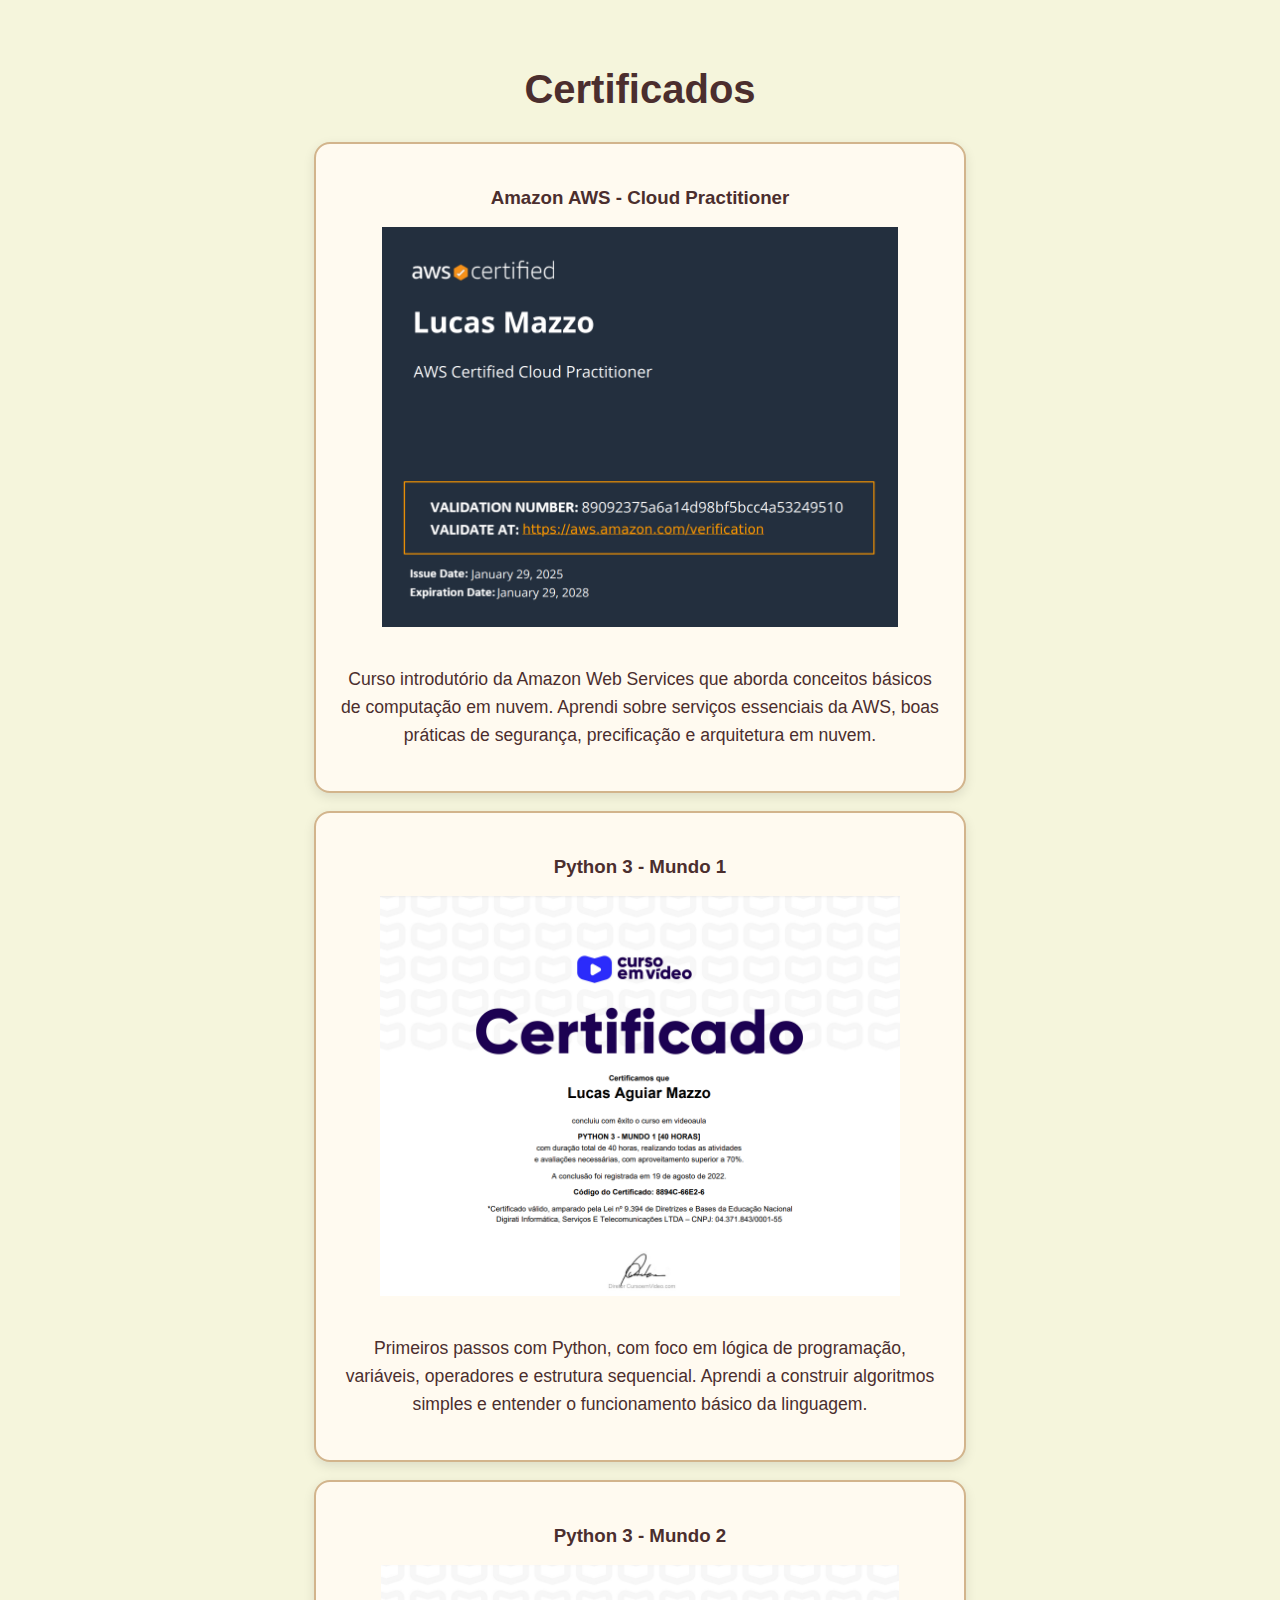
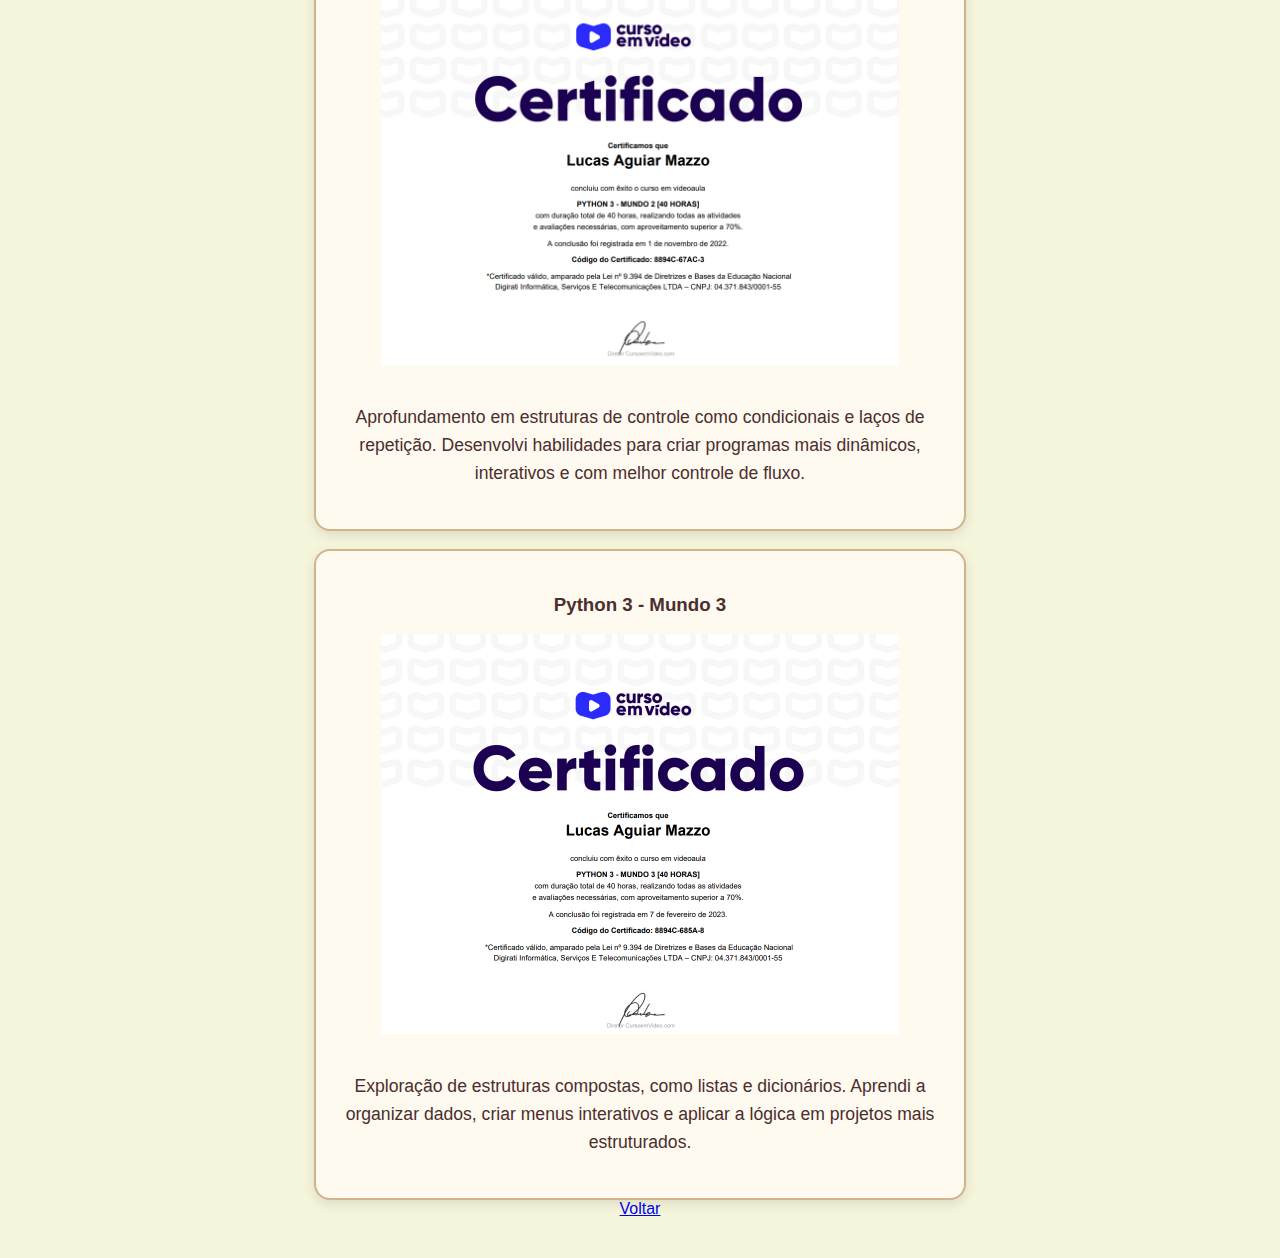
<file: Portfolio/certificado.html>
<!DOCTYPE html>
<html lang="en">
<head>
    <meta charset="UTF-8">
    <meta name="viewport" content="width=device-width, initial-scale=1.0">
    <title>Certificados Lucas Mazzo</title>
    <link rel="stylesheet" href="certificado.css">
</head>
<body>
    <h1>Certificados</h1>
    <div class="certificado-container">
        <h3>Amazon AWS - Cloud Practitioner </h3>
        <img src="images/certificadoAWS.png" alt="Certificado AWS">
        <p class="descricao">
            Curso introdutório da Amazon Web Services que aborda conceitos básicos de computação em nuvem. Aprendi sobre serviços essenciais da AWS, boas práticas de segurança, precificação e arquitetura em nuvem.     
        </p>
    </div>
    <br>
    <div class="certificado-container">
        <h3>Python 3 - Mundo 1</h3>
        <img src="images/certificadopython1.png" alt="Certificado AWS">
        <p class="descricao">
            Primeiros passos com Python, com foco em lógica de programação, variáveis, operadores e estrutura sequencial. Aprendi a construir algoritmos simples e entender o funcionamento básico da linguagem.
        </p>
      </div>
      <br>
    <div class="certificado-container">
        <h3>Python 3 - Mundo 2</h3>
        <img src="images/certificadopython2.png" alt="Certificado AWS">
        <p class="descricao">
            Aprofundamento em estruturas de controle como condicionais e laços de repetição. Desenvolvi habilidades para criar programas mais dinâmicos, interativos e com melhor controle de fluxo.        </p>
      </div>
      <br>
    <div class="certificado-container">
        <h3>Python 3 - Mundo 3</h3>
        <img src="images/certificadopython3.png" alt="Certificado AWS">
        <p class="descricao">
            Exploração de estruturas compostas, como listas e dicionários. Aprendi a organizar dados, criar menus interativos e aplicar a lógica em projetos mais estruturados.        </p>
      </div>
      <a href="portfolio.html" class="btn">Voltar</a>
  </body>
</html>
</file>
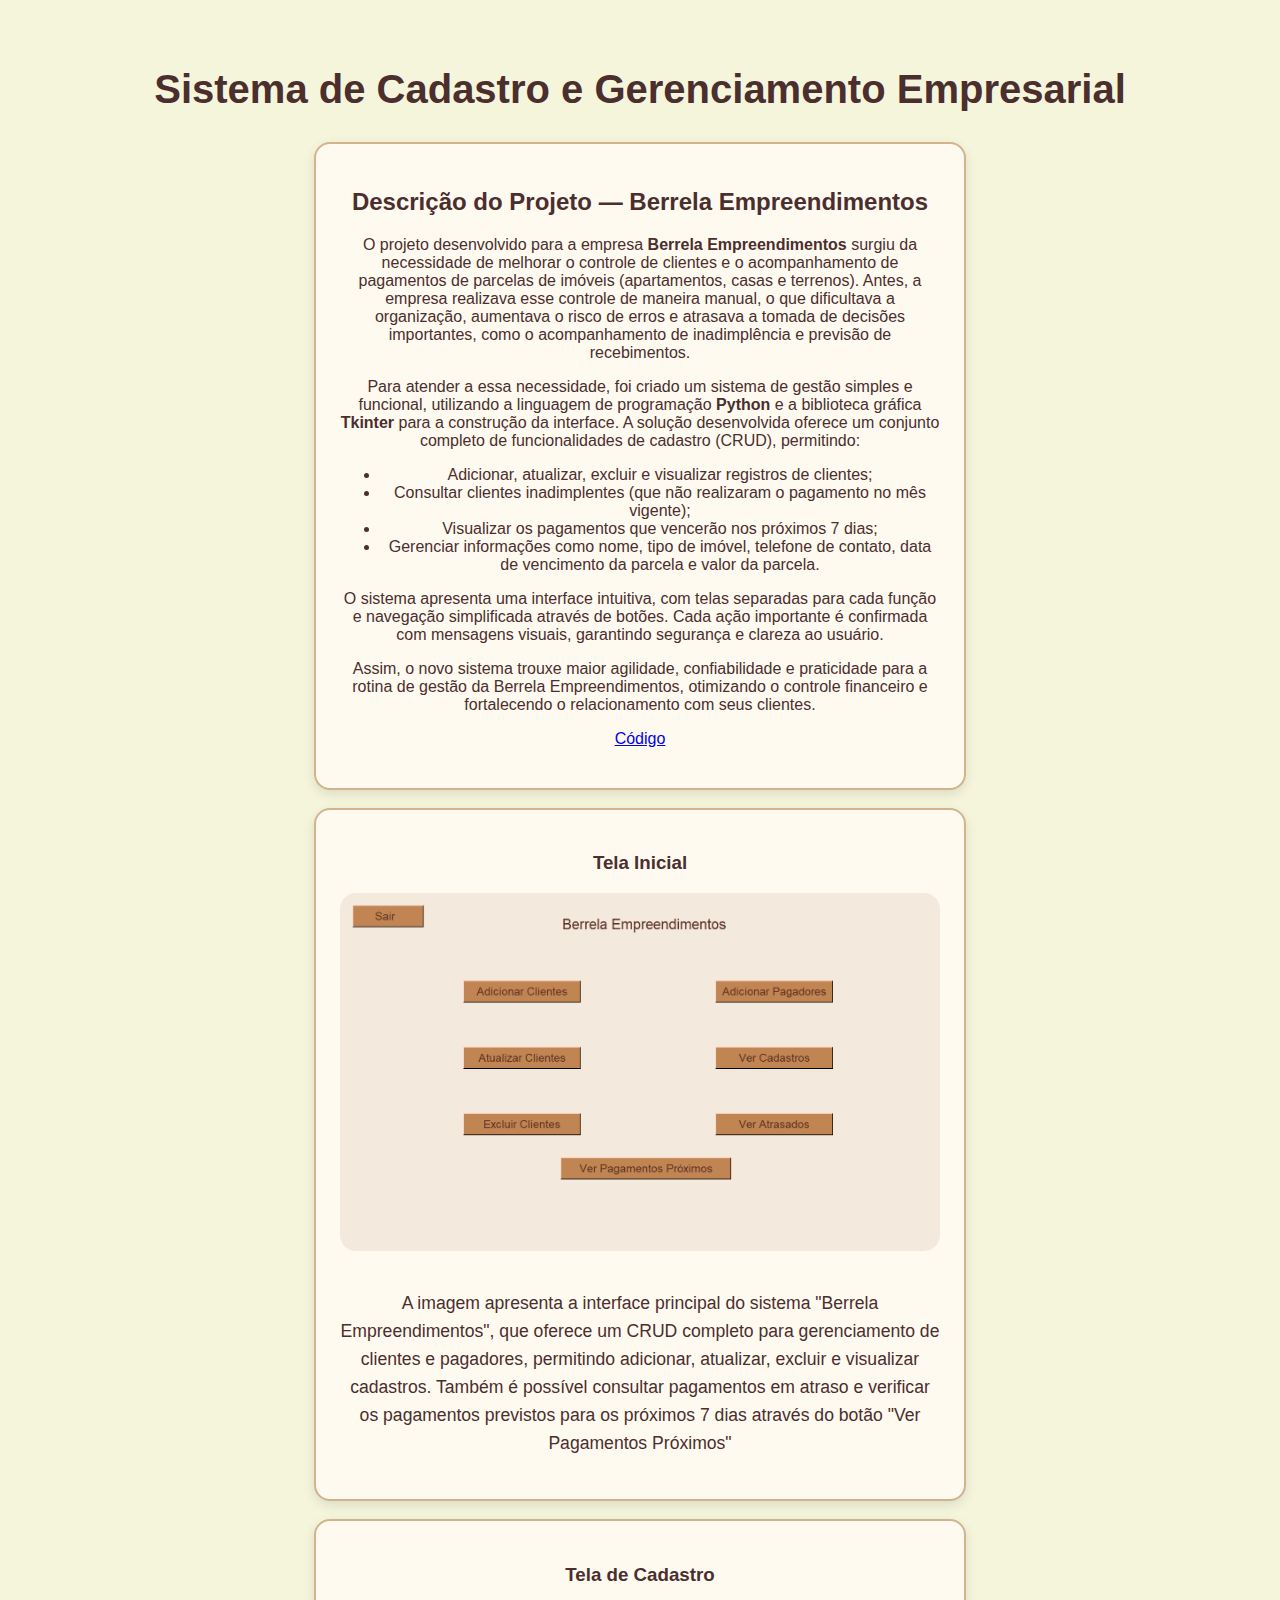
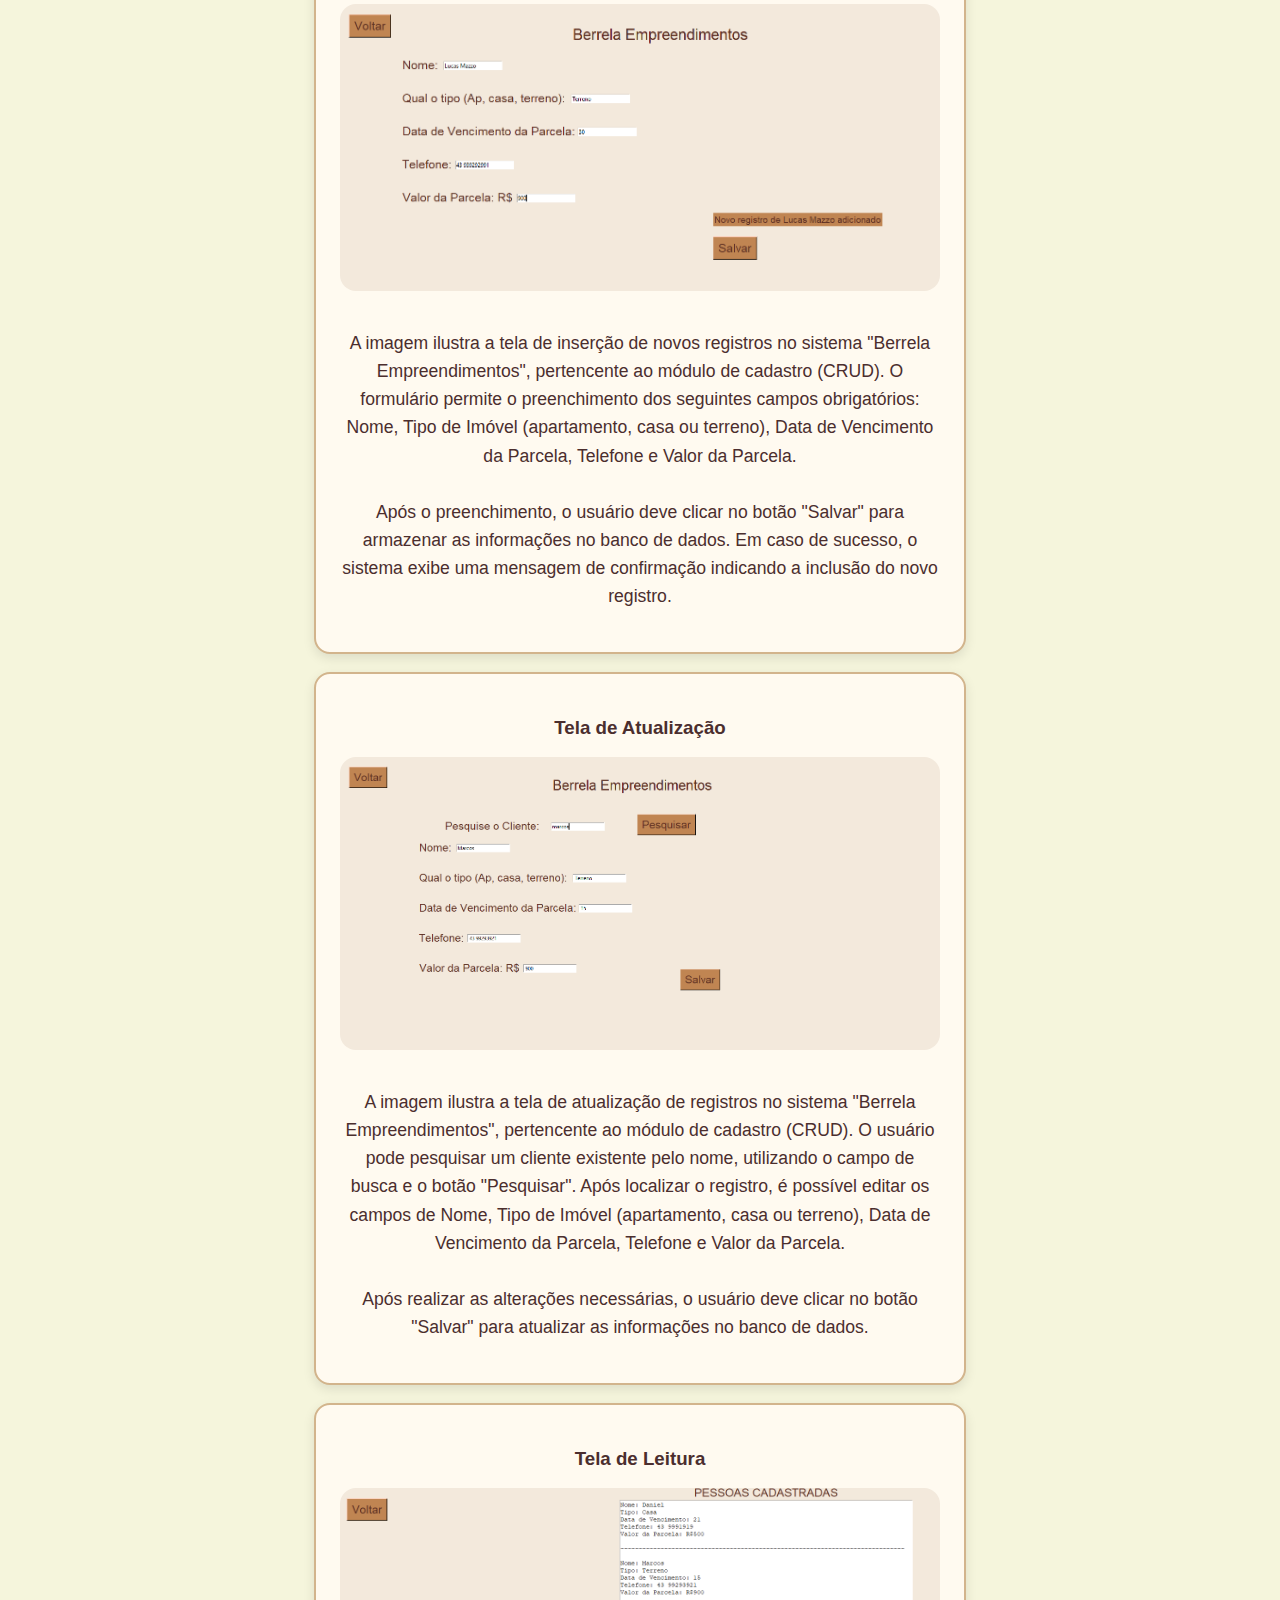
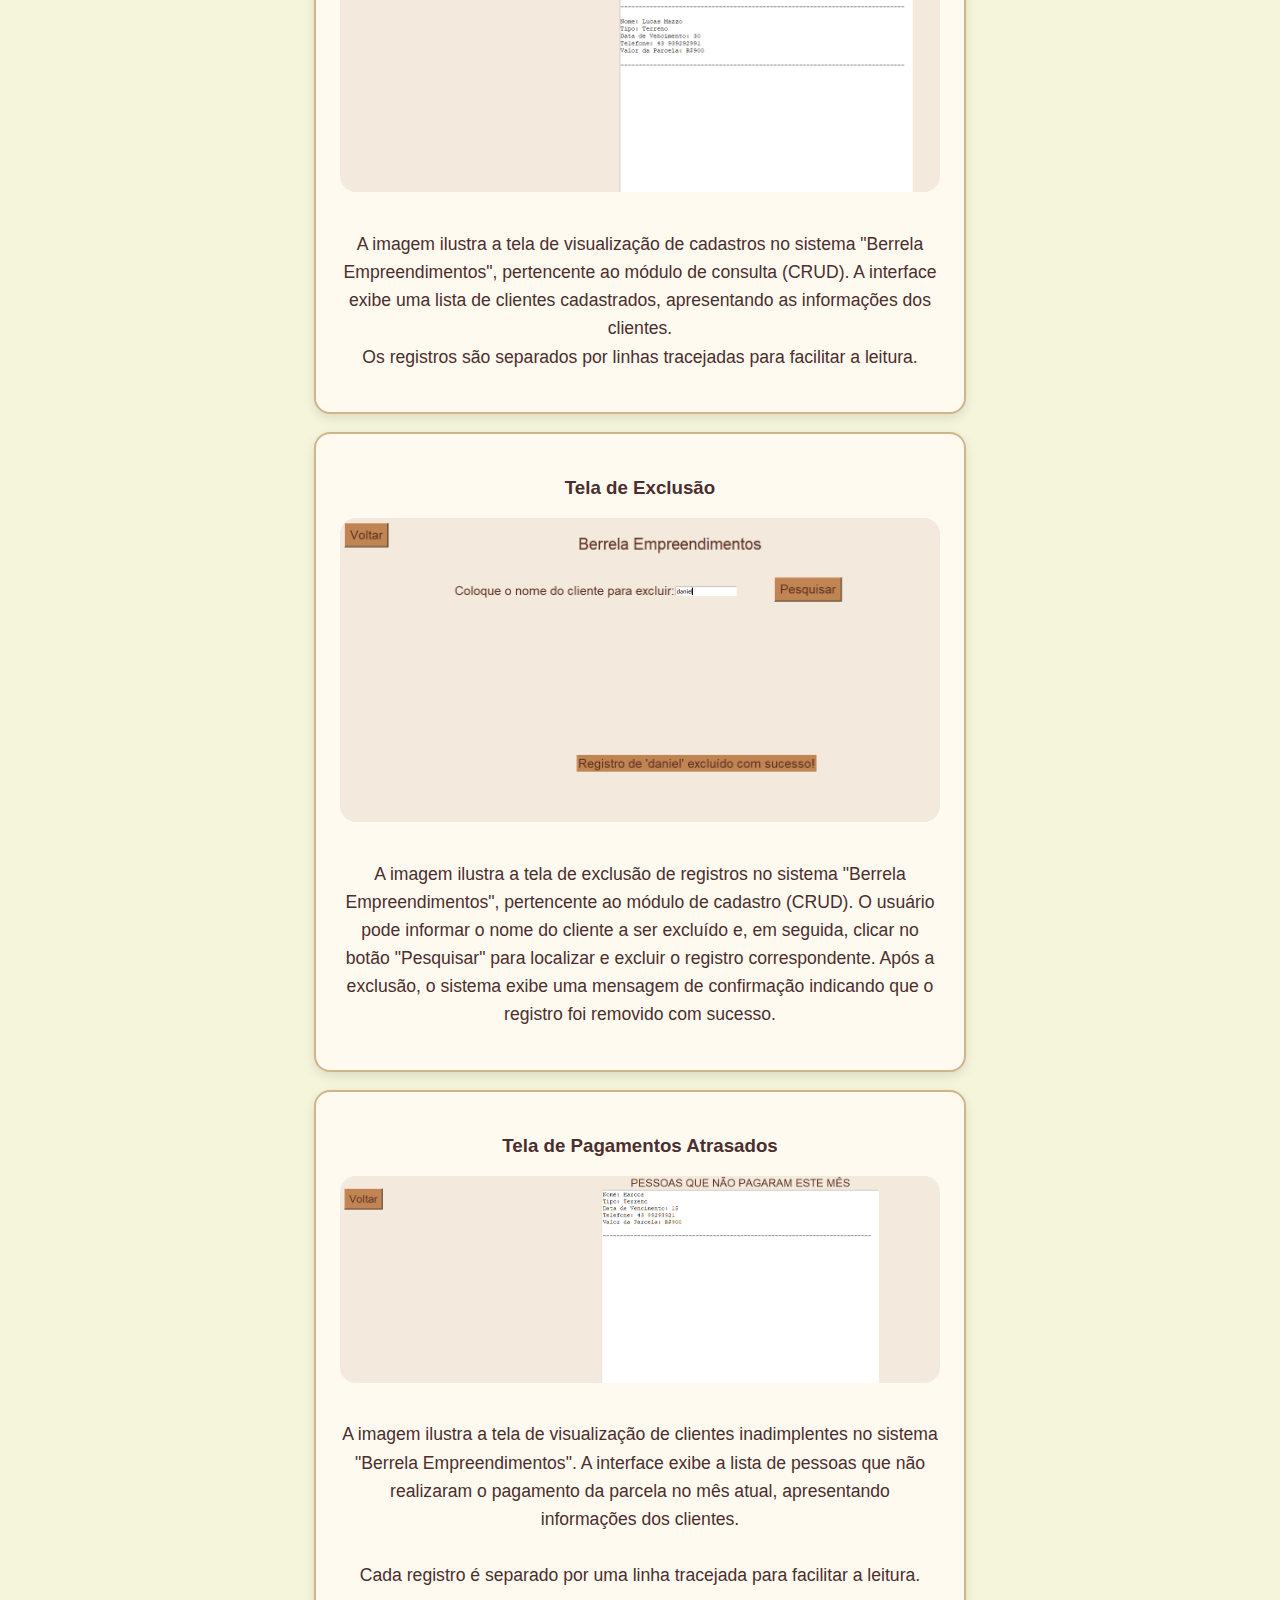
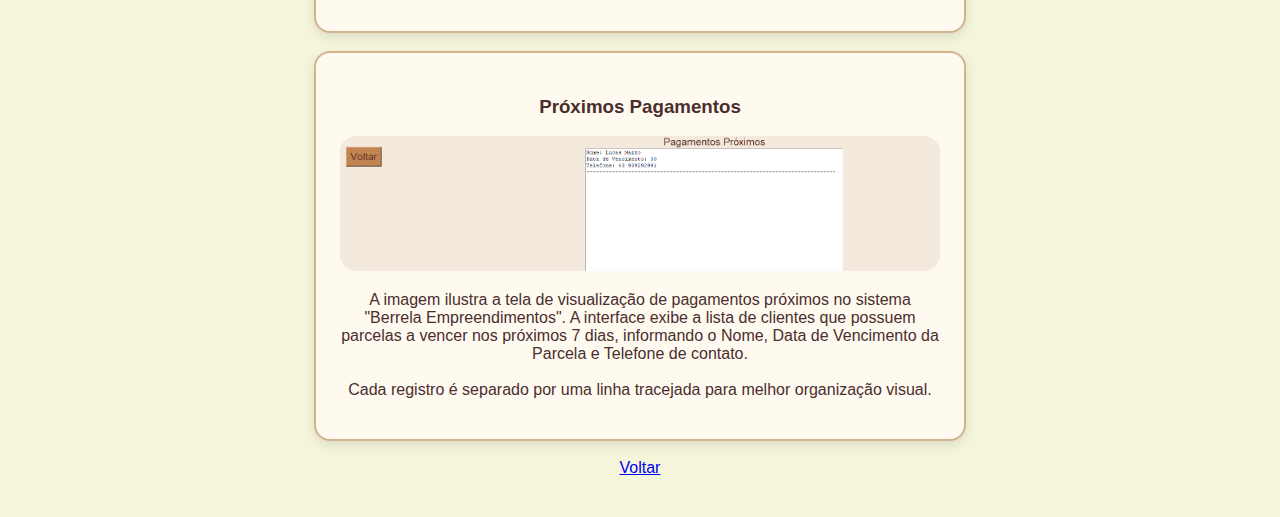
<file: Portfolio/projetoBerrela.html>
<!DOCTYPE html>
<html lang="en">
<head>
    <meta charset="UTF-8">
    <meta name="viewport" content="width=device-width, initial-scale=1.0">
    <title>Document</title>
    <link rel="stylesheet" href="certificado.css">
</head>
<body>
    <h1>Sistema de Cadastro e Gerenciamento Empresarial</h1>
    <div class="certificado-container">
        <p class="descricao">
            <h2>Descrição do Projeto — Berrela Empreendimentos</h2>

            <p>O projeto desenvolvido para a empresa <strong>Berrela Empreendimentos</strong> surgiu da necessidade de melhorar o controle de clientes e o acompanhamento de pagamentos de parcelas de imóveis (apartamentos, casas e terrenos). Antes, a empresa realizava esse controle de maneira manual, o que dificultava a organização, aumentava o risco de erros e atrasava a tomada de decisões importantes, como o acompanhamento de inadimplência e previsão de recebimentos.</p>
            
            <p>Para atender a essa necessidade, foi criado um sistema de gestão simples e funcional, utilizando a linguagem de programação <strong>Python</strong> e a biblioteca gráfica <strong>Tkinter</strong> para a construção da interface. A solução desenvolvida oferece um conjunto completo de funcionalidades de cadastro (CRUD), permitindo:</p>
            
            <ul>
                <li>Adicionar, atualizar, excluir e visualizar registros de clientes;</li>
                <li>Consultar clientes inadimplentes (que não realizaram o pagamento no mês vigente);</li>
                <li>Visualizar os pagamentos que vencerão nos próximos 7 dias;</li>
                <li>Gerenciar informações como nome, tipo de imóvel, telefone de contato, data de vencimento da parcela e valor da parcela.</li>
            </ul>
            
            <p>O sistema apresenta uma interface intuitiva, com telas separadas para cada função e navegação simplificada através de botões. Cada ação importante é confirmada com mensagens visuais, garantindo segurança e clareza ao usuário.</p>
            
            <p>Assim, o novo sistema trouxe maior agilidade, confiabilidade e praticidade para a rotina de gestão da Berrela Empreendimentos, otimizando o controle financeiro e fortalecendo o relacionamento com seus clientes.</p>
            <a href="https://github.com/surershelf/Berrela_Clientes" target="_blank" class="btn">Código</a>     
        </p>
    </div>
    <br>
    <div class="certificado-container">
        <h3>Tela Inicial </h3>
        <img src="images/telaInicial.png" alt="Tela Inicial">
        <p class="descricao">
            A imagem apresenta a interface principal do sistema "Berrela Empreendimentos", que oferece um CRUD completo para gerenciamento de clientes e pagadores, permitindo adicionar, atualizar, excluir e visualizar cadastros. Também é possível consultar pagamentos em atraso e verificar os pagamentos previstos para os próximos 7 dias através do botão "Ver Pagamentos Próximos"      
        </p>
    </div>
    <br>
    <div class="certificado-container">
        <h3>Tela de Cadastro </h3>
        <img src="images/Create.png" alt="Tela de cadastro">
        <p class="descricao">
            A imagem ilustra a tela de inserção de novos registros no sistema "Berrela Empreendimentos", pertencente ao módulo de cadastro (CRUD). O formulário permite o preenchimento dos seguintes campos obrigatórios: Nome, Tipo de Imóvel (apartamento, casa ou terreno), Data de Vencimento da Parcela, Telefone e Valor da Parcela.<br><br>
Após o preenchimento, o usuário deve clicar no botão "Salvar" para armazenar as informações no banco de dados. Em caso de sucesso, o sistema exibe uma mensagem de confirmação indicando a inclusão do novo registro.     
        </p>
    </div>
    <br>
    <div class="certificado-container">
        <h3>Tela de Atualização </h3>
        <img src="images/Atualizacao.png" alt="Tela de Atualização">
        <p class="descricao">
            A imagem ilustra a tela de atualização de registros no sistema "Berrela Empreendimentos", pertencente ao módulo de cadastro (CRUD). O usuário pode pesquisar um cliente existente pelo nome, utilizando o campo de busca e o botão "Pesquisar". Após localizar o registro, é possível editar os campos de Nome, Tipo de Imóvel (apartamento, casa ou terreno), Data de Vencimento da Parcela, Telefone e Valor da Parcela.<br><br>
Após realizar as alterações necessárias, o usuário deve clicar no botão "Salvar" para atualizar as informações no banco de dados.     
        </p>
    </div>
    <br>
    <div class="certificado-container">
        <h3>Tela de Leitura </h3>
        <img src="images/Read.png" alt="Tela para ver cadastro">
        <p class="descricao">
            A imagem ilustra a tela de visualização de cadastros no sistema "Berrela Empreendimentos", pertencente ao módulo de consulta (CRUD). A interface exibe uma lista de clientes cadastrados, apresentando as informações dos clientes.<br>
Os registros são separados por linhas tracejadas para facilitar a leitura.     
        </p>
    </div>
    <br>
    <div class="certificado-container">
        <h3>Tela de Exclusão </h3>
        <img src="images/Excluir.png" alt="Tela de exclusão">
        <p class="descricao">
            A imagem ilustra a tela de exclusão de registros no sistema "Berrela Empreendimentos", pertencente ao módulo de cadastro (CRUD). O usuário pode informar o nome do cliente a ser excluído e, em seguida, clicar no botão "Pesquisar" para localizar e excluir o registro correspondente.
Após a exclusão, o sistema exibe uma mensagem de confirmação indicando que o registro foi removido com sucesso.     
        </p>
    </div>
    <br>
    <div class="certificado-container">
        <h3>Tela de Pagamentos Atrasados</h3>
        <img src="images/Atrasados.png" alt="Tela de Atrasados">
        <p class="descricao">
            A imagem ilustra a tela de visualização de clientes inadimplentes no sistema "Berrela Empreendimentos". A interface exibe a lista de pessoas que não realizaram o pagamento da parcela no mês atual, apresentando informações dos clientes.<br><br>
Cada registro é separado por uma linha tracejada para facilitar a leitura.    
        </p>
    </div>
    <br>
    <div class="certificado-container">
        <h3>Próximos Pagamentos</h3>
        <img src="images/Proximos.png" alt="Tela para ver Proximos Pagamentos>
        <p class="descricao">
            A imagem ilustra a tela de visualização de pagamentos próximos no sistema "Berrela Empreendimentos". A interface exibe a lista de clientes que possuem parcelas a vencer nos próximos 7 dias, informando o Nome, Data de Vencimento da Parcela e Telefone de contato.<br><br>
Cada registro é separado por uma linha tracejada para melhor organização visual.     
        </p>
    </div>
    <br>
    <a href="portfolio.html" class="btn">Voltar</a>
</body>
</html>
</file>
<file: certificado.css>
body {
    margin: 0;
    padding: 40px 20px;
    font-family: 'Segoe UI', Tahoma, Geneva, Verdana, sans-serif;
    background-color: #f6f1e7; /* bege claro */
    color: #4b2e2e; /* marrom escuro */
    display: flex;
    flex-direction: column;
    align-items: center;
  }
  
  h1 {
    font-size: 2.5rem;
    margin-bottom: 30px;
  }
  
  .certificado-container {
    background-color: #f7efe1; /* creme */
    border: 2px solid #d2b48c; /* bege/marrom claro */
    border-radius: 16px;
    max-width: 600px;
    width: 100%;
    padding: 24px;
    box-shadow: 0 4px 12px rgba(0,0,0,0.1);
    text-align: center;
  }
  
  .certificado-container img {
    width: 100%;
    max-height: 500px;
    object-fit: contain;
    border-radius: 16px;
    margin-bottom: 16px;

  }
  
  .descricao {
    font-size: 1.1rem;
    line-height: 1.6;
  }
  .btn {
    display: inline-block;
    padding: 0.75rem 1.5rem;
    background-color: transparent;
    color: #5e3e2f;
    border: 2px solid #5e3e2f;
    border-radius: 4px;
    text-decoration: none;
    font-weight: bold;
    transition: background-color 0.3s, color 0.3s;
  }
  
  .btn:hover {
    background-color: #d2b48c;
    color: #3a241a;
  }
</file>
<file: projetos.css>
body {
    margin: 0;
    padding: 40px 20px;
    font-family: 'Segoe UI', Tahoma, Geneva, Verdana, sans-serif;
    background-color: #f6f1e7; /* bege claro */
    color: #4b2e2e; /* marrom escuro */
    display: flex;
    flex-direction: column;
    align-items: center;
  }
  
  h1 {
    font-size: 2.5rem;
    margin-bottom: 30px;
  }
  
  .container {
    background-color: #f7efe1; /* creme */
    border: 2px solid #d2b48c; /* bege/marrom claro */
    border-radius: 16px;
    max-width: 600px;
    width: 100%;
    padding: 24px;
    box-shadow: 0 4px 12px rgba(0,0,0,0.1);
    text-align: center;
  }
  
  .container video {
    width: 100%;
    max-height: 400px;
    object-fit: fill;
    border-radius: 16px;
    margin-bottom: 1px;

  }
  
  .descricao {
    font-size: 1.1rem;
    line-height: 1.6;
  }
.btn {
    display: inline-block;
    padding: 0.75rem 1.5rem;
    background-color: transparent;
    color: #5e3e2f;
    border: 2px solid #5e3e2f;
    border-radius: 4px;
    text-decoration: none;
    font-weight: bold;
    transition: background-color 0.3s, color 0.3s;
  }
  
  .btn:hover {
    background-color: #d2b48c;
    color: #3a241a;
  }
  .icon {
    width: 40px;
    height: 40px;
    vertical-align: middle;
  }
  .a {
    display: inline;
  }
</file>
<file: styles/certificado.css>
body {
    margin: 0;
    padding: 40px 20px;
    font-family: 'Segoe UI', Tahoma, Geneva, Verdana, sans-serif;
    background-color: #f6f1e7; /* bege claro */
    color: #4b2e2e; /* marrom escuro */
    display: flex;
    flex-direction: column;
    align-items: center;
  }
  
  h1 {
    font-size: 2.5rem;
    margin-bottom: 30px;
  }
  
  .certificado-container {
    background-color: #f7efe1; /* creme */
    border: 2px solid #d2b48c; /* bege/marrom claro */
    border-radius: 16px;
    max-width: 600px;
    width: 100%;
    padding: 24px;
    box-shadow: 0 4px 12px rgba(0,0,0,0.1);
    text-align: center;
  }
  
  .certificado-container img {
    width: 100%;
    max-height: 500px;
    object-fit: contain;
    border-radius: 16px;
    margin-bottom: 16px;

  }
  
  .descricao {
    font-size: 1.1rem;
    line-height: 1.6;
  }
  .btn {
    display: inline-block;
    padding: 0.75rem 1.5rem;
    background-color: transparent;
    color: #5e3e2f;
    border: 2px solid #5e3e2f;
    border-radius: 4px;
    text-decoration: none;
    font-weight: bold;
    transition: background-color 0.3s, color 0.3s;
  }
  
  .btn:hover {
    background-color: #d2b48c;
    color: #3a241a;
  }
</file>
<file: Portfolio/certificado.css>
body {
    margin: 0;
    padding: 40px 20px;
    font-family: 'Segoe UI', Tahoma, Geneva, Verdana, sans-serif;
    background-color: #f5f5dc; /* bege claro */
    color: #4b2e2e; /* marrom escuro */
    display: flex;
    flex-direction: column;
    align-items: center;
  }
  
  h1 {
    font-size: 2.5rem;
    margin-bottom: 30px;
  }
  
  .certificado-container {
    background-color: #fffaf0; /* creme */
    border: 2px solid #d2b48c; /* bege/marrom claro */
    border-radius: 16px;
    max-width: 600px;
    width: 100%;
    padding: 24px;
    box-shadow: 0 4px 12px rgba(0,0,0,0.1);
    text-align: center;
  }
  
  .certificado-container img {
    width: 100%;
    max-height: 400px;
    object-fit: contain;
    border-radius: 16px;
    margin-bottom: 16px;

  }
  
  .descricao {
    font-size: 1.1rem;
    line-height: 1.6;
  }
</file>
